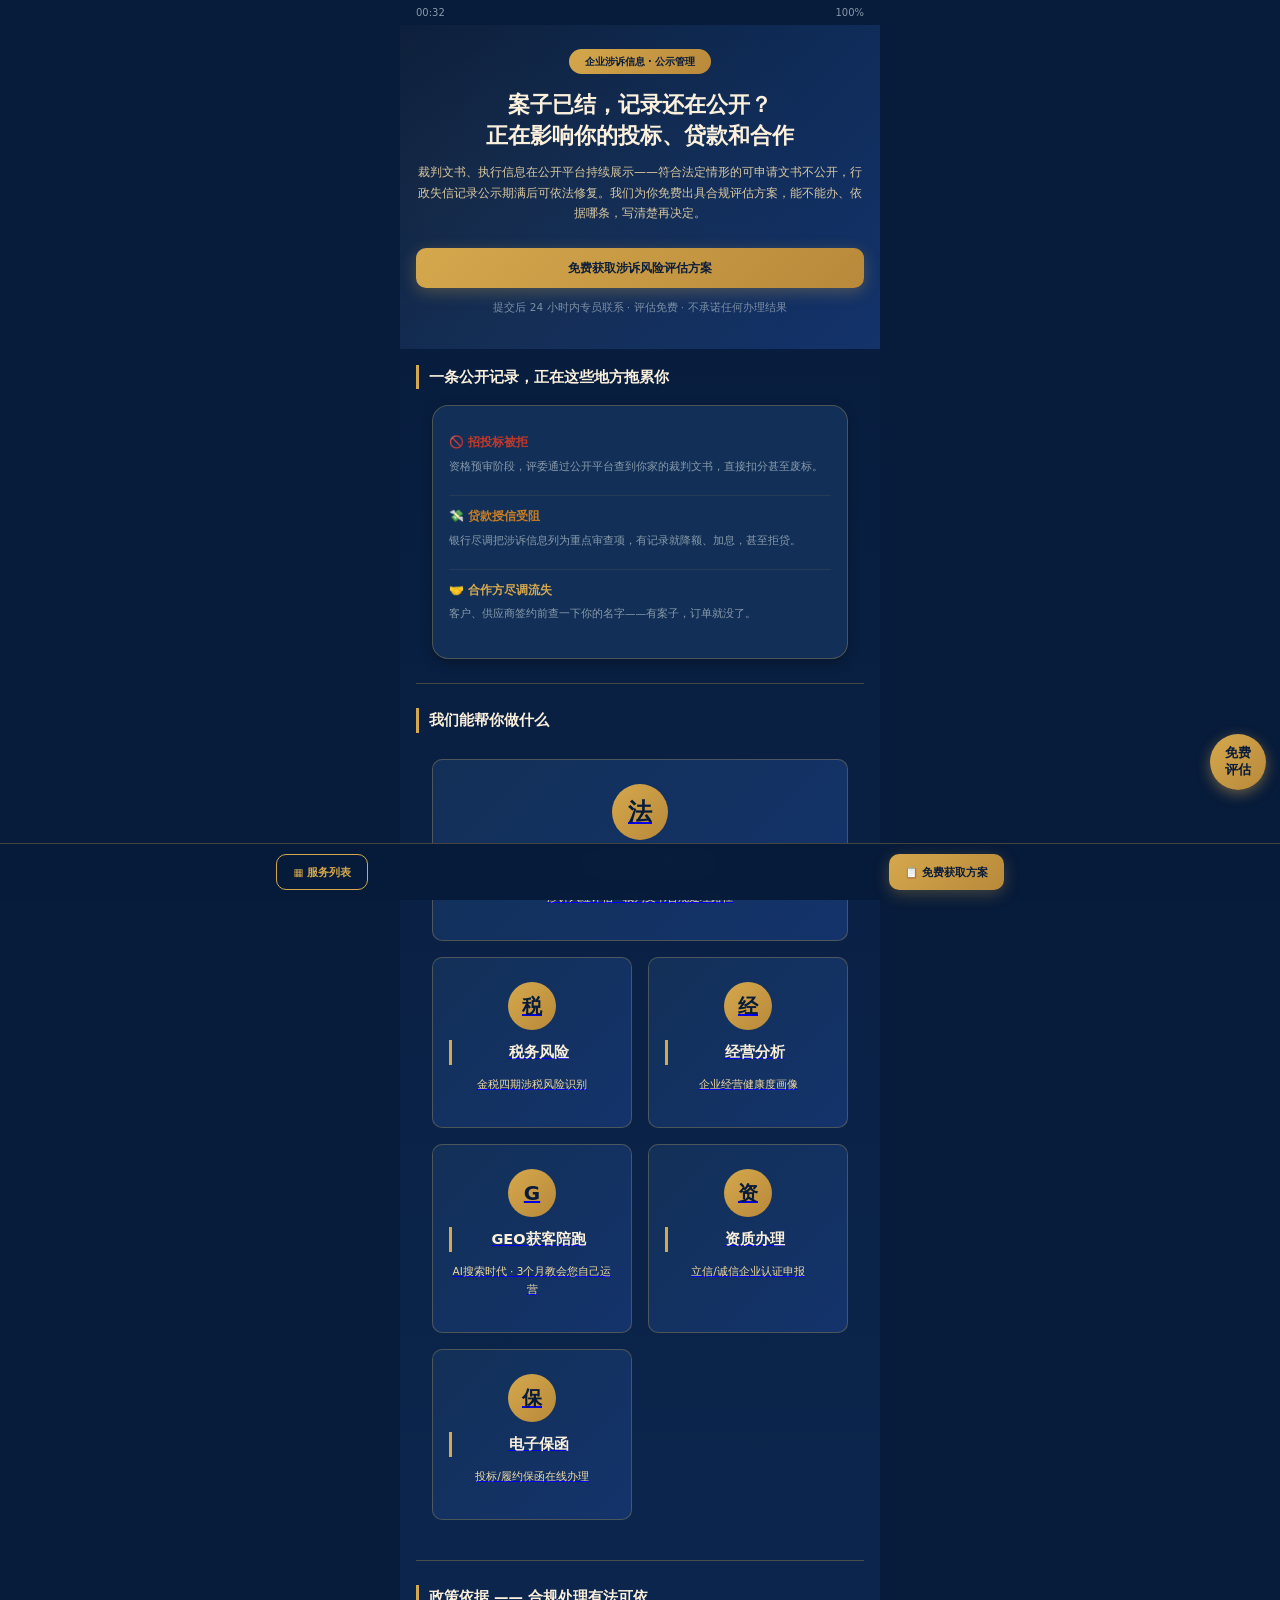
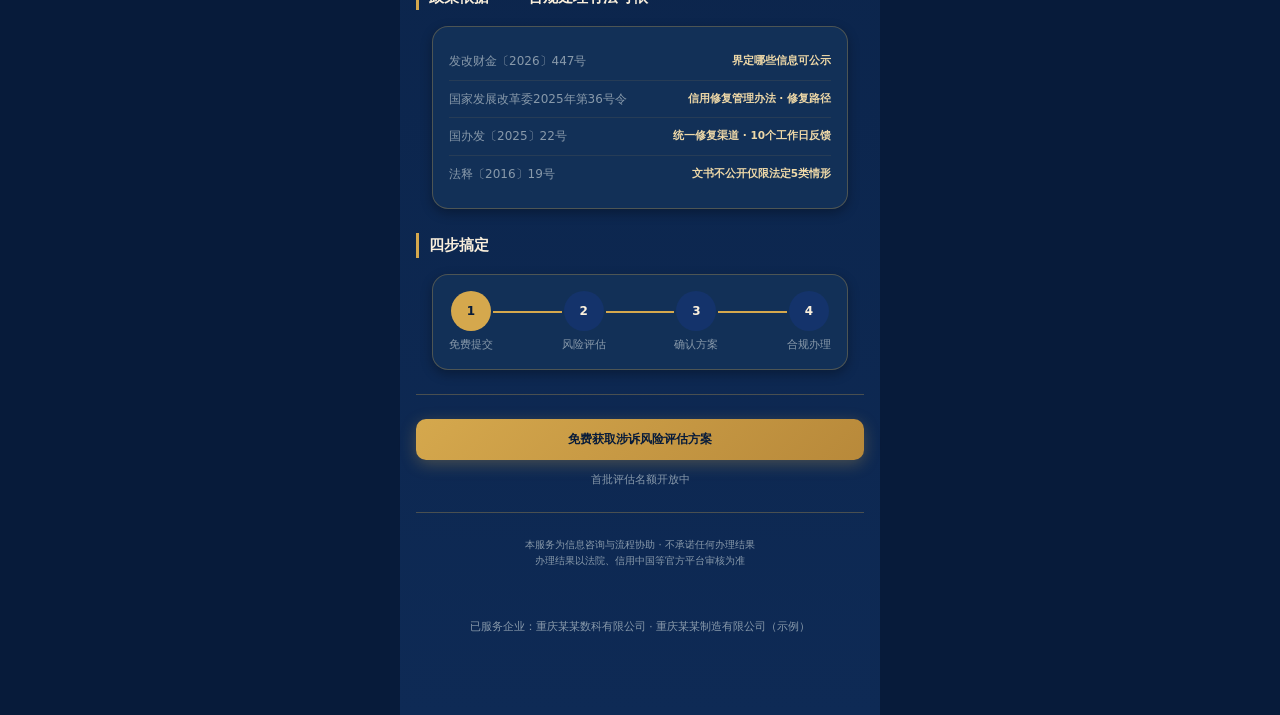
<file: index.html>
<!DOCTYPE html>
<html lang="zh-CN">
<head>
  <meta charset="UTF-8">
  <meta name="viewport" content="width=device-width, initial-scale=1.0, maximum-scale=1.0, user-scalable=no">
  <meta name="description" content="企业涉诉信息公示管理服务平台 —— 司法风险分析 · 公示信息管理 · 免费出具涉诉风险评估方案">
  <title>企业涉诉信息合规处理 · 免费获取风险评估方案</title>
  <link rel="stylesheet" href="style.css">
<base target="_blank">
</head>
<body>
  <div class="page-container">

    <div class="status-bar">
      <span id="current-time">--:--</span>
      <span>100%</span>
    </div>

    <!-- ===== 1. HERO：价值主张 + 留资CTA ===== -->
    <section class="hero-section" style="padding-top: var(--spacing-lg);">
      <span class="hero-badge">企业涉诉信息 · 公示管理</span>
      <h2 style="font-size: 22px; line-height: 1.4;">案子已结，记录还在公开？<br>正在影响你的投标、贷款和合作</h2>
      <p style="margin-top: var(--spacing-sm);">裁判文书、执行信息在公开平台持续展示——符合法定情形的可申请文书不公开，行政失信记录公示期满后可依法修复。我们为你免费出具合规评估方案，能不能办、依据哪条，写清楚再决定。</p>
      <a href="javascript:void(0)" onclick="window.open('https://ycnaahb43yjf.feishu.cn/share/base/form/shrcnyuvnl3R0hDChKANRi4wwoh','_blank')" class="btn btn-primary btn-full" style="margin-top: var(--spacing-lg); display: flex; align-items: center; justify-content: center;">免费获取涉诉风险评估方案</a>
      <p style="font-size: var(--font-size-helper); color: var(--color-text-muted); margin-top: var(--spacing-sm); text-align: center;">提交后 24 小时内专员联系 · 评估免费 · 不承诺任何办理结果</p>
    </section>

    <main class="content-area">

      <!-- ===== 2. 痛点区：三个真实场景 ===== -->
      <div class="text-section">
        <h3>一条公开记录，正在这些地方拖累你</h3>
        <div class="card">
          <div class="list-item">
            <div class="list-item-header">
              <span class="list-item-title" style="color: var(--color-risk-red);">🚫 招投标被拒</span>
            </div>
            <p style="font-size: var(--font-size-helper); color: var(--color-text-muted); margin-top: 4px;">资格预审阶段，评委通过公开平台查到你家的裁判文书，直接扣分甚至废标。</p>
          </div>
          <div class="list-item">
            <div class="list-item-header">
              <span class="list-item-title" style="color: var(--color-warning-orange);">💸 贷款授信受阻</span>
            </div>
            <p style="font-size: var(--font-size-helper); color: var(--color-text-muted); margin-top: 4px;">银行尽调把涉诉信息列为重点审查项，有记录就降额、加息，甚至拒贷。</p>
          </div>
          <div class="list-item">
            <div class="list-item-header">
              <span class="list-item-title" style="color: var(--color-gold);">🤝 合作方尽调流失</span>
            </div>
            <p style="font-size: var(--font-size-helper); color: var(--color-text-muted); margin-top: 4px;">客户、供应商签约前查一下你的名字——有案子，订单就没了。</p>
          </div>
        </div>
      </div>

      <div class="divider"></div>

      <!-- ===== 3. 服务区：六大模块（锚点 #services） ===== -->
      <div class="text-section" id="services">
        <h3>我们能帮你做什么</h3>
        <div class="module-grid">
          <a href="judicial-report.html" class="module-card" style="grid-column: span 2; background: linear-gradient(135deg, var(--color-card-surface) 0%, var(--color-bright-blue) 100%);">
            <div class="module-icon" style="width: 56px; height: 56px; font-size: 24px;">法</div>
            <h3 style="font-size: 16px;">司法涉诉信息处理</h3>
            <p>涉诉风险评估 · 裁判文书合规处理路径</p>
          </a>
          <a href="tax-check.html" class="module-card">
            <div class="module-icon">税</div>
            <h3>税务风险</h3>
            <p>金税四期涉税风险识别</p>
          </a>
          <a href="enterprise-check.html" class="module-card">
            <div class="module-icon">经</div>
            <h3>经营分析</h3>
            <p>企业经营健康度画像</p>
          </a>
          <a href="geo-service.html" class="module-card">
            <div class="module-icon">G</div>
            <h3>GEO获客陪跑</h3>
            <p>AI搜索时代 · 3个月教会您自己运营</p>
          </a>
          <a href="qualification.html" class="module-card">
            <div class="module-icon">资</div>
            <h3>资质办理</h3>
            <p>立信/诚信企业认证申报</p>
          </a>
          <a href="guarantee.html" class="module-card">
            <div class="module-icon">保</div>
            <h3>电子保函</h3>
            <p>投标/履约保函在线办理</p>
          </a>
        </div>
      </div>

      <div class="divider"></div>

      <!-- ===== 4. 信任区：政策依据 + 四步流程 ===== -->
      <div class="text-section">
        <h3>政策依据 —— 合规处理有法可依</h3>
        <div class="card">
          <div class="data-row"><span class="data-label">发改财金〔2026〕447号</span><span class="data-value" style="font-size: var(--font-size-helper);">界定哪些信息可公示</span></div>
          <div class="data-row"><span class="data-label">国家发展改革委2025年第36号令</span><span class="data-value" style="font-size: var(--font-size-helper);">信用修复管理办法 · 修复路径</span></div>
          <div class="data-row"><span class="data-label">国办发〔2025〕22号</span><span class="data-value" style="font-size: var(--font-size-helper);">统一修复渠道 · 10个工作日反馈</span></div>
          <div class="data-row"><span class="data-label">法释〔2016〕19号</span><span class="data-value" style="font-size: var(--font-size-helper);">文书不公开仅限法定5类情形</span></div>
        </div>
      </div>

      <div class="text-section">
        <h3>四步搞定</h3>
        <div class="card">
          <div style="display: flex; justify-content: space-between; text-align: center;">
            <div>
              <div style="width: 40px; height: 40px; background: var(--color-gold); color: var(--color-deep-blue); border-radius: 50%; display: flex; align-items: center; justify-content: center; margin: 0 auto; font-weight: 700;">1</div>
              <div style="font-size: var(--font-size-helper); color: var(--color-text-muted); margin-top: 4px;">免费提交</div>
            </div>
            <div style="flex: 1; border-top: 2px solid var(--color-gold); margin-top: 20px;"></div>
            <div>
              <div style="width: 40px; height: 40px; background: var(--color-bright-blue); color: var(--color-rice-gold); border-radius: 50%; display: flex; align-items: center; justify-content: center; margin: 0 auto; font-weight: 700;">2</div>
              <div style="font-size: var(--font-size-helper); color: var(--color-text-muted); margin-top: 4px;">风险评估</div>
            </div>
            <div style="flex: 1; border-top: 2px solid var(--color-gold); margin-top: 20px;"></div>
            <div>
              <div style="width: 40px; height: 40px; background: var(--color-bright-blue); color: var(--color-rice-gold); border-radius: 50%; display: flex; align-items: center; justify-content: center; margin: 0 auto; font-weight: 700;">3</div>
              <div style="font-size: var(--font-size-helper); color: var(--color-text-muted); margin-top: 4px;">确认方案</div>
            </div>
            <div style="flex: 1; border-top: 2px solid var(--color-gold); margin-top: 20px;"></div>
            <div>
              <div style="width: 40px; height: 40px; background: var(--color-bright-blue); color: var(--color-rice-gold); border-radius: 50%; display: flex; align-items: center; justify-content: center; margin: 0 auto; font-weight: 700;">4</div>
              <div style="font-size: var(--font-size-helper); color: var(--color-text-muted); margin-top: 4px;">合规办理</div>
            </div>
          </div>
        </div>
      </div>

      <div class="divider"></div>

      <!-- ===== 5. 底部大CTA ===== -->
      <a href="javascript:void(0)" onclick="window.open('https://ycnaahb43yjf.feishu.cn/share/base/form/shrcnyuvnl3R0hDChKANRi4wwoh','_blank')" class="btn btn-primary btn-full" style="margin-top: var(--spacing-lg); display: flex; align-items: center; justify-content: center;">免费获取涉诉风险评估方案</a>
      <p style="text-align: center; font-size: var(--font-size-helper); color: var(--color-text-muted); margin-top: var(--spacing-sm);">首批评估名额开放中</p>

      <div class="disclaimer">
        本服务为信息咨询与流程协助 · 不承诺任何办理结果<br>
        办理结果以法院、信用中国等官方平台审核为准
      </div>

      <!-- 已服务企业（降级展示） -->
      <p style="font-size: var(--font-size-helper); color: var(--color-text-muted); margin-top: var(--spacing-lg); text-align: center;">
        已服务企业：重庆某某数科有限公司 · 重庆某某制造有限公司（示例）
      </p>

    </main>

    <div class="bottom-bar">
      <a class="btn btn-outline" href="#services" style="text-decoration:none;display:inline-flex;align-items:center;justify-content:center;">▦ 服务列表</a>
      <a class="btn btn-primary" href="javascript:void(0)" onclick="window.open('https://ycnaahb43yjf.feishu.cn/share/base/form/shrcnyuvnl3R0hDChKANRi4wwoh','_blank')" style="text-decoration:none;display:inline-flex;align-items:center;justify-content:center;">📋 免费获取方案</a>
    </div>

  </div>

  <!-- 右下悬浮留资按钮 -->
  <a href="javascript:void(0)" onclick="window.open('https://ycnaahb43yjf.feishu.cn/share/base/form/shrcnyuvnl3R0hDChKANRi4wwoh','_blank')" id="lead-float-btn">免费<br>评估</a>
  <style>
    #lead-float-btn{
      position:fixed;right:14px;bottom:110px;z-index:9997;
      width:56px;height:56px;border-radius:50%;
      background:linear-gradient(135deg,#D5A84D,#B8893A);
      color:#071B3A;font-size:13px;font-weight:700;line-height:1.3;
      display:flex;align-items:center;justify-content:center;text-align:center;
      text-decoration:none;box-shadow:0 4px 14px rgba(213,168,77,0.45);
    }
  </style>

  <!-- 提示脚本 -->
  <script>
    function showToast(message) {
      const existing = document.querySelector('.toast-notification');
      if (existing) existing.remove();
      const toast = document.createElement('div');
      toast.className = 'toast-notification';
      toast.textContent = message;
      toast.style.cssText = 'position: fixed; top: 80px; left: 50%; transform: translateX(-50%) translateY(-20px); background: rgba(7,27,58,0.95); color: #FBF0DC; padding: 10px 24px; border-radius: 20px; border: 1px solid #D5A84D; font-size: 12px; z-index: 9999; opacity: 0; transition: all 0.3s ease;';
      document.body.appendChild(toast);
      setTimeout(() => { toast.style.opacity = '1'; toast.style.transform = 'translateX(-50%) translateY(0)'; }, 10);
      setTimeout(() => { toast.style.opacity = '0'; toast.style.transform = 'translateX(-50%) translateY(-20px)'; setTimeout(() => toast.remove(), 300); }, 2000);
    }
    function updateTime() {
      const now = new Date();
      const h = String(now.getHours()).padStart(2, '0');
      const m = String(now.getMinutes()).padStart(2, '0');
      const el = document.getElementById('current-time');
      if (el) el.textContent = h + ':' + m;
    }
    updateTime();
    setInterval(updateTime, 60000);
  </script>
  <script src="main.js"></script>
</body>
</html>
</file>
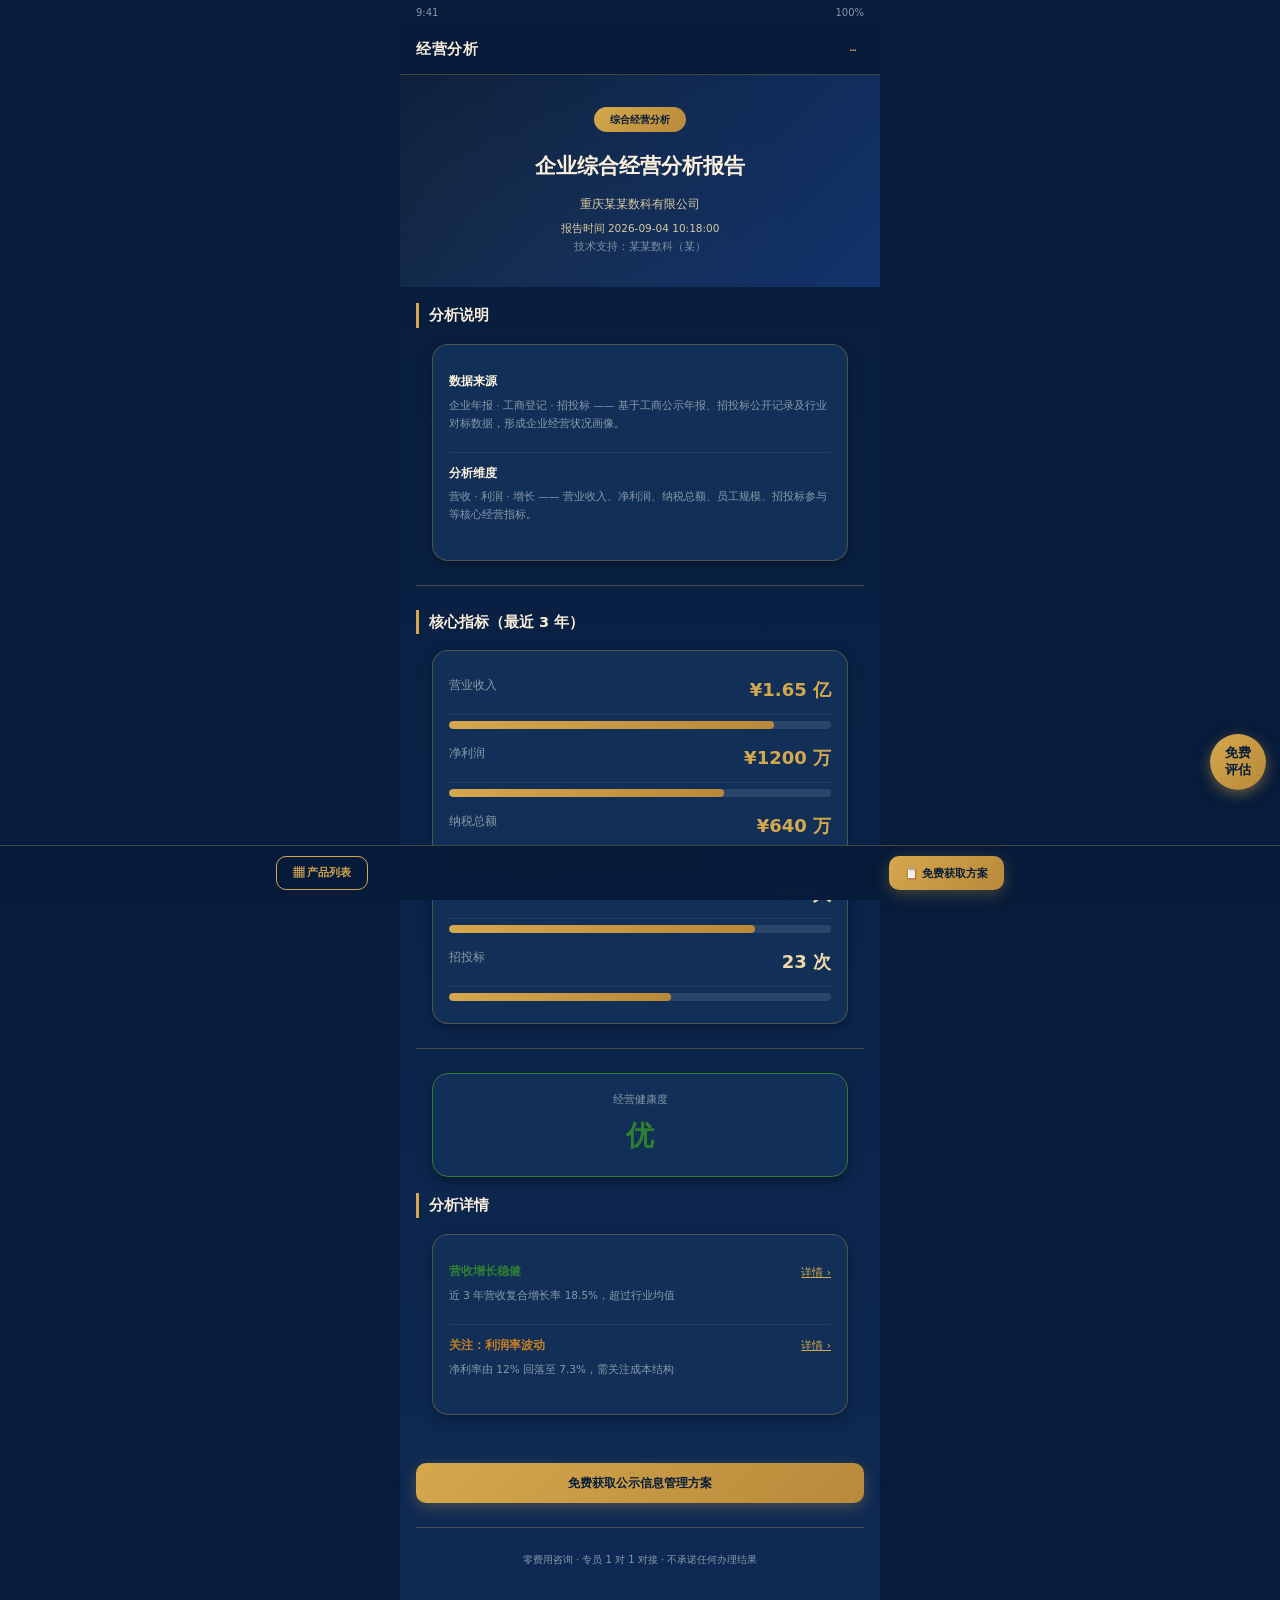
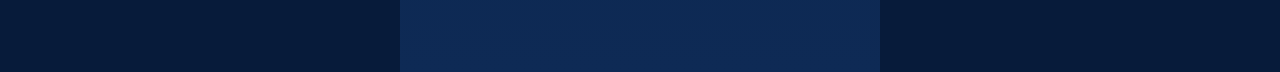
<file: business-analysis.html>
<!DOCTYPE html>
<html lang="zh-CN">
<head>
  <meta charset="UTF-8">
  <meta name="viewport" content="width=device-width, initial-scale=1.0, maximum-scale=1.0, user-scalable=no">
  <title>BESHORE · 综合经营分析</title>
  <link rel="stylesheet" href="style.css">
<base target="_blank">
</head>
<body>
  <div class="page-container">
    
    <div class="status-bar"><span>9:41</span><span>100%</span></div>

    <header class="page-header">
      <h1>经营分析</h1>
      <div class="header-actions">
        <button class="header-btn">⋯</button>
      </div>
    </header>

    <!-- Hero -->
    <section class="hero-section">
      <span class="hero-badge">综合经营分析</span>
      <h2>企业综合经营分析报告</h2>
      <p>重庆某某数科有限公司</p>
      <p style="font-size: var(--font-size-helper); margin-top: 4px;">报告时间 2026-09-04 10:18:00</p>
      <p style="font-size: var(--font-size-helper); color: var(--color-text-muted);">技术支持：某某数科（某）</p>
    </section>

    <main class="content-area">

      <!-- 分析说明 -->
      <div class="text-section">
        <h3>分析说明</h3>
        <div class="card">
          <div class="list-item">
            <span class="list-item-title">数据来源</span>
            <p style="font-size: var(--font-size-helper); color: var(--color-text-muted); margin-top: 4px;">企业年报 · 工商登记 · 招投标 —— 基于工商公示年报、招投标公开记录及行业对标数据，形成企业经营状况画像。</p>
          </div>
          <div class="list-item">
            <span class="list-item-title">分析维度</span>
            <p style="font-size: var(--font-size-helper); color: var(--color-text-muted); margin-top: 4px;">营收 · 利润 · 增长 —— 营业收入、净利润、纳税总额、员工规模、招投标参与等核心经营指标。</p>
          </div>
        </div>
      </div>

      <div class="divider"></div>

      <!-- 核心指标 -->
      <div class="text-section">
        <h3>核心指标（最近 3 年）</h3>
        <div class="card">
          <div class="data-row"><span class="data-label">营业收入</span><span class="data-value gold" style="font-size: 18px;">¥1.65 亿</span></div>
          <div class="metric-bar"><div class="metric-fill" style="width: 85%;"></div></div>

          <div class="data-row"><span class="data-label">净利润</span><span class="data-value gold" style="font-size: 18px;">¥1200 万</span></div>
          <div class="metric-bar"><div class="metric-fill" style="width: 72%;"></div></div>

          <div class="data-row"><span class="data-label">纳税总额</span><span class="data-value gold" style="font-size: 18px;">¥640 万</span></div>
          <div class="metric-bar"><div class="metric-fill" style="width: 65%;"></div></div>

          <div class="data-row"><span class="data-label">员工规模</span><span class="data-value" style="font-size: 18px;">128 人</span></div>
          <div class="metric-bar"><div class="metric-fill" style="width: 80%;"></div></div>

          <div class="data-row"><span class="data-label">招投标</span><span class="data-value" style="font-size: 18px;">23 次</span></div>
          <div class="metric-bar"><div class="metric-fill" style="width: 58%;"></div></div>
        </div>
      </div>

      <div class="divider"></div>

      <!-- 经营健康度 -->
      <div class="card animate-in" style="text-align: center; border-color: var(--color-success-green);">
        <div style="font-size: var(--font-size-helper); color: var(--color-text-muted); margin-bottom: 4px;">经营健康度</div>
        <div style="font-size: 28px; font-weight: 700; color: var(--color-success-green);">优</div>
      </div>

      <!-- 分析详情 -->
      <div class="text-section">
        <h3>分析详情</h3>
        <div class="card">
          <div class="list-item">
            <div class="list-item-header">
              <span class="list-item-title" style="color: var(--color-success-green);">营收增长稳健</span>
              <a href="#" style="color: var(--color-gold); font-size: var(--font-size-helper);">详情 ›</a>
            </div>
            <p style="font-size: var(--font-size-helper); color: var(--color-text-muted); margin-top: 4px;">近 3 年营收复合增长率 18.5%，超过行业均值</p>
          </div>
          <div class="list-item">
            <div class="list-item-header">
              <span class="list-item-title" style="color: var(--color-warning-orange);">关注：利润率波动</span>
              <a href="#" style="color: var(--color-gold); font-size: var(--font-size-helper);">详情 ›</a>
            </div>
            <p style="font-size: var(--font-size-helper); color: var(--color-text-muted); margin-top: 4px;">净利率由 12% 回落至 7.3%，需关注成本结构</p>
          </div>
        </div>
      </div>

      <!-- CTA -->
      <a href="javascript:void(0)" onclick="window.open('https://ycnaahb43yjf.feishu.cn/share/base/form/shrcnyuvnl3R0hDChKANRi4wwoh','_blank')" class="btn btn-primary btn-full" style="margin-top: var(--spacing-lg);">免费获取公示信息管理方案</a>

      <div class="disclaimer">
        零费用咨询 · 专员 1 对 1 对接 · 不承诺任何办理结果
      </div>

    </main>

    <div class="bottom-bar">
      <button class="btn btn-outline" data-action="product-list">▦ 产品列表</button>
      <a class="btn btn-primary" href="javascript:void(0)" onclick="window.open('https://ycnaahb43yjf.feishu.cn/share/base/form/shrcnyuvnl3R0hDChKANRi4wwoh','_blank')" style="text-decoration:none;display:inline-flex;align-items:center;justify-content:center;cursor:pointer;">📋 免费获取方案</a>
    </div>


  <!-- 右下悬浮留资按钮 -->
  <a href="javascript:void(0)" onclick="window.open('https://ycnaahb43yjf.feishu.cn/share/base/form/shrcnyuvnl3R0hDChKANRi4wwoh','_blank')" id="lead-float-btn">免费<br>评估</a>
  <style>
    #lead-float-btn{
      position:fixed;right:14px;bottom:110px;z-index:9997;
      width:56px;height:56px;border-radius:50%;
      background:linear-gradient(135deg,#D5A84D,#B8893A);
      color:#071B3A;font-size:13px;font-weight:700;line-height:1.3;
      display:flex;align-items:center;justify-content:center;text-align:center;
      text-decoration:none;box-shadow:0 4px 14px rgba(213,168,77,0.45);
    }
  </style>

  </div>
  <script src="main.js"></script>
</body>
</html>
</file>
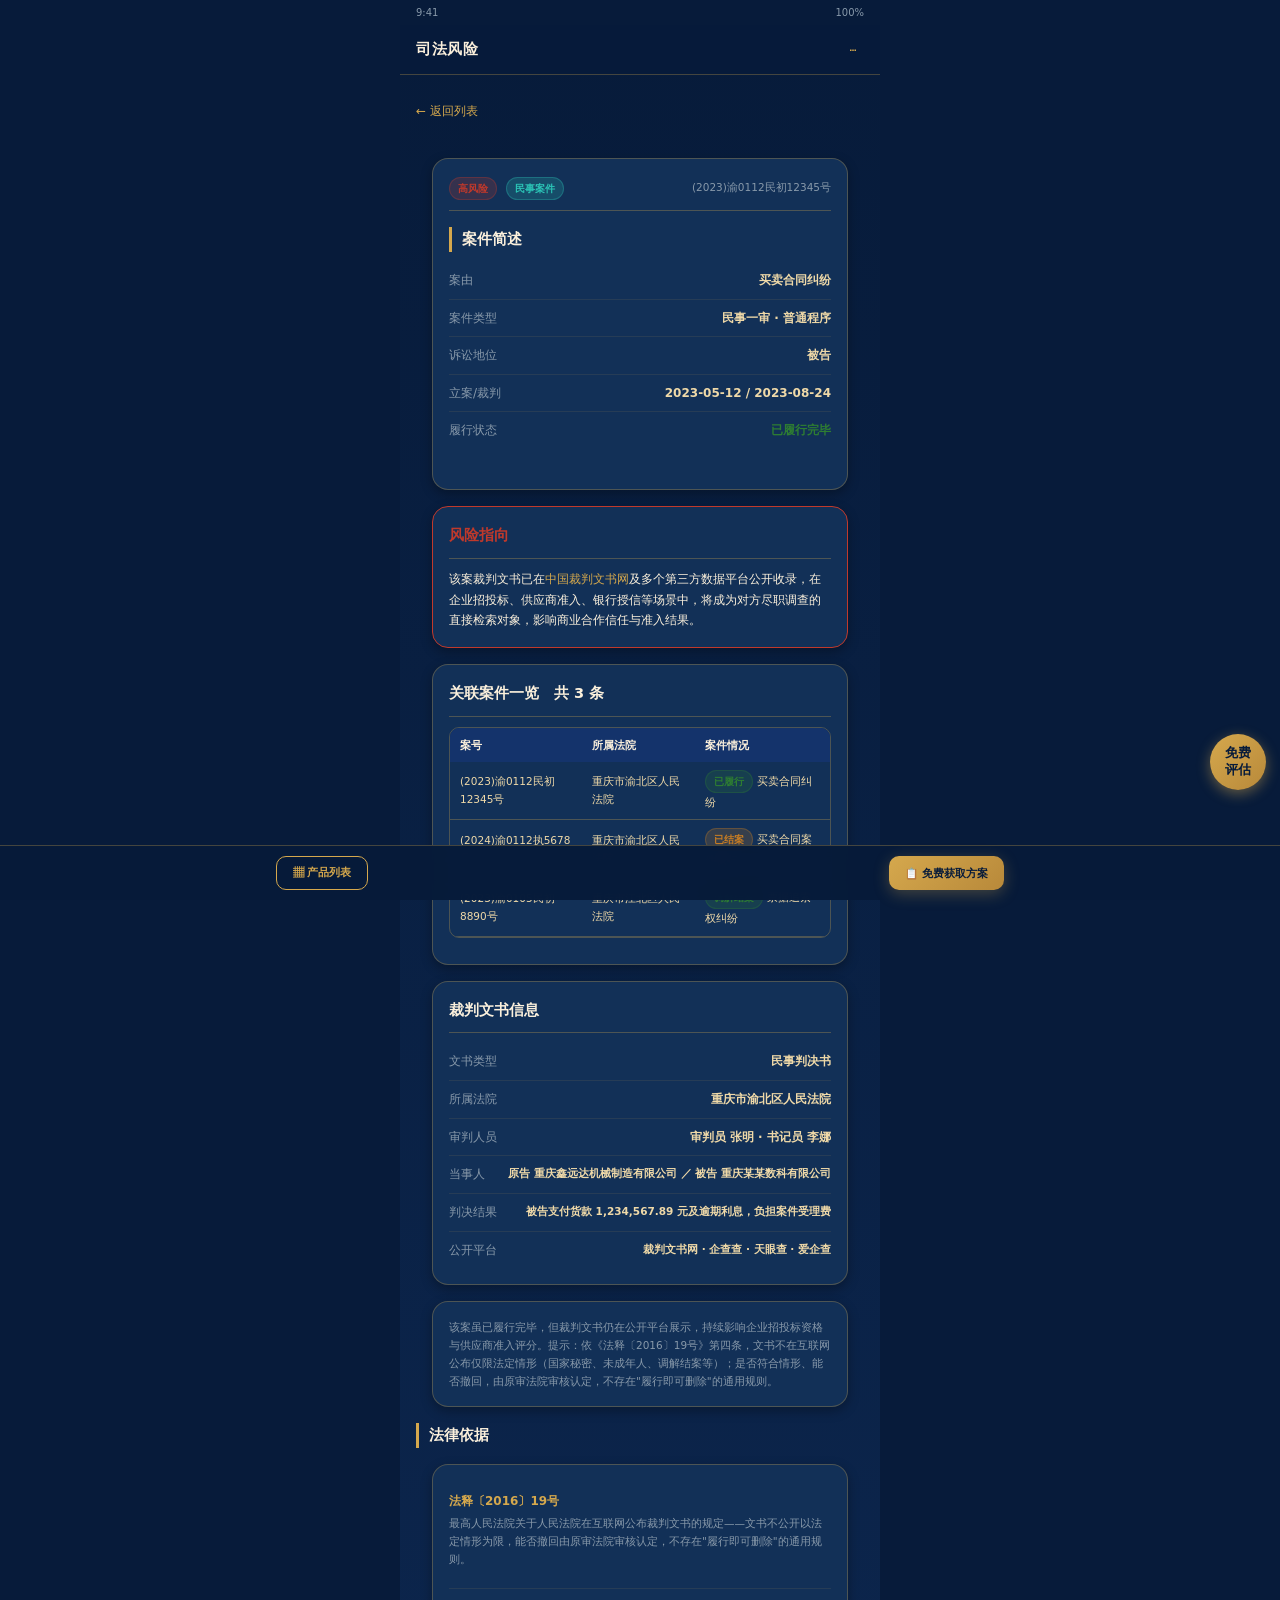
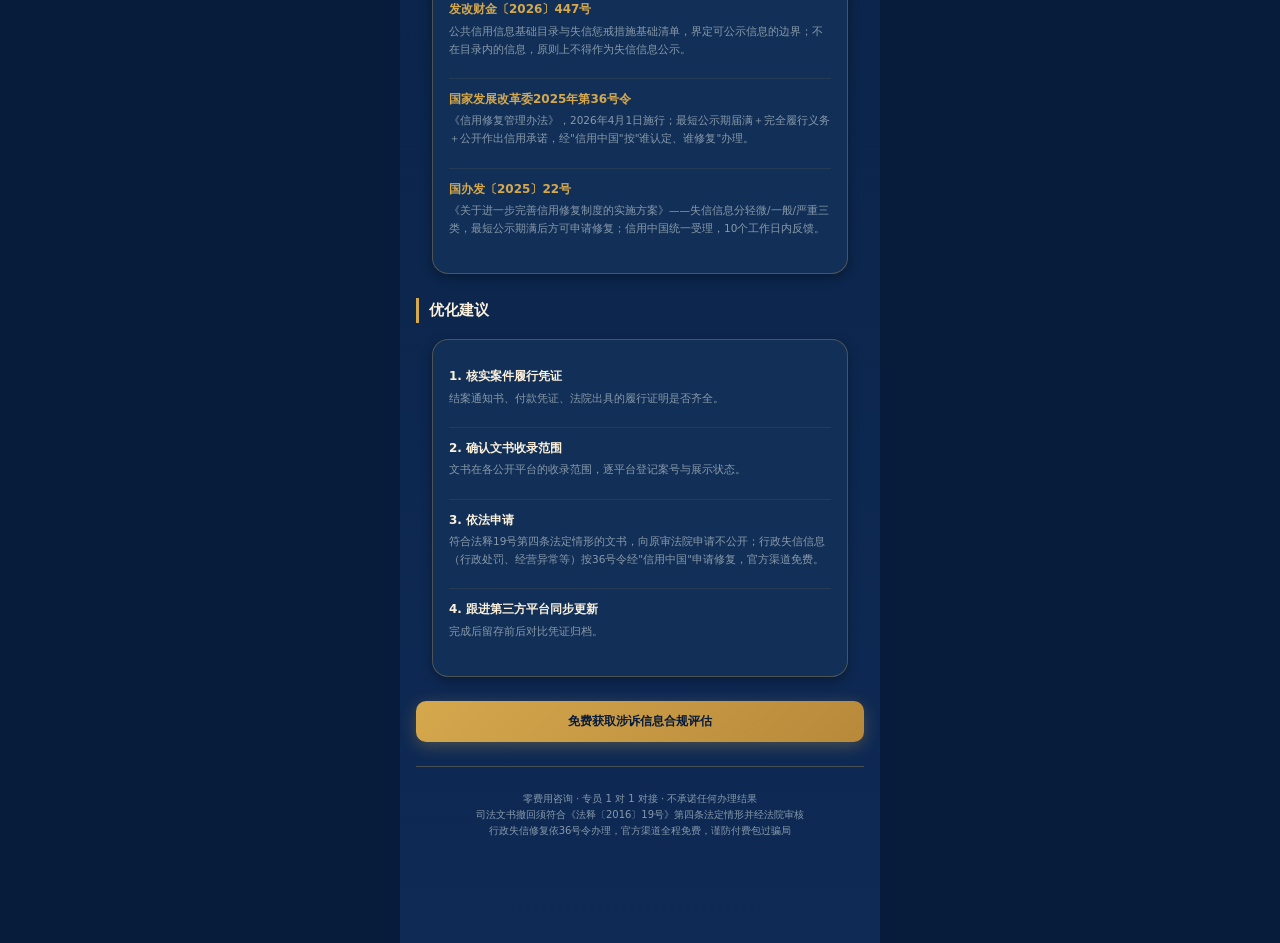
<file: case-detail.html>
<!DOCTYPE html>
<html lang="zh-CN">
<head>
  <meta charset="UTF-8">
  <meta name="viewport" content="width=device-width, initial-scale=1.0, maximum-scale=1.0, user-scalable=no">
  <title>BESHORE · 案件详情</title>
  <link rel="stylesheet" href="style.css">
<base target="_blank">
</head>
<body>
  <div class="page-container">
    
    <div class="status-bar"><span>9:41</span><span>100%</span></div>

    <header class="page-header">
      <h1>司法风险</h1>
      <div class="header-actions">
        <button class="header-btn">⋯</button>
      </div>
    </header>

    <main class="content-area">

      <!-- 返回 -->
      <a href="judicial-report.html" class="back-btn">← 返回列表</a>

      <!-- 案件概览 -->
      <div class="card animate-in">
        <div class="card-header">
          <span class="card-title">
            <span class="badge badge-risk-high">高风险</span>
            <span class="badge badge-case" style="margin-left: 4px;">民事案件</span>
          </span>
          <span class="card-subtitle">(2023)渝0112民初12345号</span>
        </div>

        <div class="text-section" style="margin-top: var(--spacing-md);">
          <h3>案件简述</h3>
          <div class="data-row"><span class="data-label">案由</span><span class="data-value">买卖合同纠纷</span></div>
          <div class="data-row"><span class="data-label">案件类型</span><span class="data-value">民事一审 · 普通程序</span></div>
          <div class="data-row"><span class="data-label">诉讼地位</span><span class="data-value">被告</span></div>
          <div class="data-row"><span class="data-label">立案/裁判</span><span class="data-value">2023-05-12 / 2023-08-24</span></div>
          <div class="data-row"><span class="data-label">履行状态</span><span class="data-value" style="color: var(--color-success-green);">已履行完毕</span></div>
        </div>
      </div>

      <!-- 风险指向 -->
      <div class="card animate-in" style="border-color: var(--color-risk-red);">
        <div class="card-header">
          <span class="card-title" style="color: var(--color-risk-red);">风险指向</span>
        </div>
        <p>该案裁判文书已在<span style="color: var(--color-gold);">中国裁判文书网</span>及多个第三方数据平台公开收录，在企业招投标、供应商准入、银行授信等场景中，将成为对方尽职调查的直接检索对象，影响商业合作信任与准入结果。</p>
      </div>

      <!-- 关联案件一览 -->
      <div class="card animate-in">
        <div class="card-header">
          <span class="card-title">关联案件一览　共 3 条</span>
        </div>
        <div class="table-wrapper">
          <table>
            <thead>
              <tr>
                <th>案号</th>
                <th>所属法院</th>
                <th>案件情况</th>
              </tr>
            </thead>
            <tbody>
              <tr>
                <td>(2023)渝0112民初12345号</td>
                <td>重庆市渝北区人民法院</td>
                <td><span class="badge badge-risk-low">已履行</span> 买卖合同纠纷</td>
              </tr>
              <tr>
                <td>(2024)渝0112执5678号</td>
                <td>重庆市渝北区人民法院</td>
                <td><span class="badge badge-risk-mid">已结案</span> 买卖合同案件执行</td>
              </tr>
              <tr>
                <td>(2023)渝0105民初8890号</td>
                <td>重庆市江北区人民法院</td>
                <td><span class="badge badge-risk-low">调解结案</span> 票据追索权纠纷</td>
              </tr>
            </tbody>
          </table>
        </div>
      </div>

      <!-- 裁判文书信息 -->
      <div class="card animate-in">
        <div class="card-header">
          <span class="card-title">裁判文书信息</span>
        </div>
        <div class="data-row"><span class="data-label">文书类型</span><span class="data-value">民事判决书</span></div>
        <div class="data-row"><span class="data-label">所属法院</span><span class="data-value">重庆市渝北区人民法院</span></div>
        <div class="data-row"><span class="data-label">审判人员</span><span class="data-value">审判员 张明 · 书记员 李娜</span></div>
        <div class="data-row"><span class="data-label">当事人</span><span class="data-value" style="font-size: var(--font-size-helper);">原告 重庆鑫远达机械制造有限公司 ／ 被告 重庆某某数科有限公司</span></div>
        <div class="data-row"><span class="data-label">判决结果</span><span class="data-value" style="font-size: var(--font-size-helper);">被告支付货款 1,234,567.89 元及逾期利息，负担案件受理费</span></div>
        <div class="data-row"><span class="data-label">公开平台</span><span class="data-value" style="font-size: var(--font-size-helper);">裁判文书网 · 企查查 · 天眼查 · 爱企查</span></div>
      </div>

      <div class="card">
        <p style="font-size: var(--font-size-helper); color: var(--color-text-muted); line-height: var(--line-height-body);">
          该案虽已履行完毕，但裁判文书仍在公开平台展示，持续影响企业招投标资格与供应商准入评分。提示：依《法释〔2016〕19号》第四条，文书不在互联网公布仅限法定情形（国家秘密、未成年人、调解结案等）；是否符合情形、能否撤回，由原审法院审核认定，不存在"履行即可删除"的通用规则。
        </p>
      </div>

      <!-- 法律依据 -->
      <div class="text-section">
        <h3>法律依据</h3>
        <div class="card">
          <div class="list-item">
            <span class="list-item-title" style="color: var(--color-gold);">法释〔2016〕19号</span>
            <p style="font-size: var(--font-size-helper); color: var(--color-text-muted); margin-top: 2px;">最高人民法院关于人民法院在互联网公布裁判文书的规定——文书不公开以法定情形为限，能否撤回由原审法院审核认定，不存在"履行即可删除"的通用规则。</p>
          </div>
          <div class="list-item">
            <span class="list-item-title" style="color: var(--color-gold);">发改财金〔2026〕447号</span>
            <p style="font-size: var(--font-size-helper); color: var(--color-text-muted); margin-top: 2px;">公共信用信息基础目录与失信惩戒措施基础清单，界定可公示信息的边界；不在目录内的信息，原则上不得作为失信信息公示。</p>
          </div>
          <div class="list-item">
            <span class="list-item-title" style="color: var(--color-gold);">国家发展改革委2025年第36号令</span>
            <p style="font-size: var(--font-size-helper); color: var(--color-text-muted); margin-top: 2px;">《信用修复管理办法》，2026年4月1日施行；最短公示期届满＋完全履行义务＋公开作出信用承诺，经"信用中国"按"谁认定、谁修复"办理。</p>
          </div>
          <div class="list-item">
            <span class="list-item-title" style="color: var(--color-gold);">国办发〔2025〕22号</span>
            <p style="font-size: var(--font-size-helper); color: var(--color-text-muted); margin-top: 2px;">《关于进一步完善信用修复制度的实施方案》——失信信息分轻微/一般/严重三类，最短公示期满后方可申请修复；信用中国统一受理，10个工作日内反馈。</p>
          </div>
        </div>
      </div>

      <!-- 优化建议 -->
      <div class="text-section">
        <h3>优化建议</h3>
        <div class="card">
          <div class="list-item"><span class="list-item-title">1. 核实案件履行凭证</span><p style="font-size: var(--font-size-helper); color: var(--color-text-muted); margin-top: 2px;">结案通知书、付款凭证、法院出具的履行证明是否齐全。</p></div>
          <div class="list-item"><span class="list-item-title">2. 确认文书收录范围</span><p style="font-size: var(--font-size-helper); color: var(--color-text-muted); margin-top: 2px;">文书在各公开平台的收录范围，逐平台登记案号与展示状态。</p></div>
          <div class="list-item"><span class="list-item-title">3. 依法申请</span><p style="font-size: var(--font-size-helper); color: var(--color-text-muted); margin-top: 2px;">符合法释19号第四条法定情形的文书，向原审法院申请不公开；行政失信信息（行政处罚、经营异常等）按36号令经"信用中国"申请修复，官方渠道免费。</p></div>
          <div class="list-item"><span class="list-item-title">4. 跟进第三方平台同步更新</span><p style="font-size: var(--font-size-helper); color: var(--color-text-muted); margin-top: 2px;">完成后留存前后对比凭证归档。</p></div>
        </div>
      </div>

      <!-- CTA -->
      <a href="javascript:void(0)" onclick="window.open('https://ycnaahb43yjf.feishu.cn/share/base/form/shrcnyuvnl3R0hDChKANRi4wwoh','_blank')" class="btn btn-primary btn-full" style="margin-top: var(--spacing-lg); display:flex; align-items:center; justify-content:center;">免费获取涉诉信息合规评估</a>

      <div class="disclaimer">
        零费用咨询 · 专员 1 对 1 对接 · 不承诺任何办理结果<br>
        司法文书撤回须符合《法释〔2016〕19号》第四条法定情形并经法院审核<br>
        行政失信修复依36号令办理，官方渠道全程免费，谨防付费包过骗局
      </div>

    </main>

    <div class="bottom-bar">
      <button class="btn btn-outline" data-action="product-list">▦ 产品列表</button>
      <a class="btn btn-primary" href="javascript:void(0)" onclick="window.open('https://ycnaahb43yjf.feishu.cn/share/base/form/shrcnyuvnl3R0hDChKANRi4wwoh','_blank')" style="text-decoration:none;display:inline-flex;align-items:center;justify-content:center;cursor:pointer;">📋 免费获取方案</a>
    </div>


  <!-- 右下悬浮留资按钮 -->
  <a href="javascript:void(0)" onclick="window.open('https://ycnaahb43yjf.feishu.cn/share/base/form/shrcnyuvnl3R0hDChKANRi4wwoh','_blank')" id="lead-float-btn">免费<br>评估</a>
  <style>
    #lead-float-btn{
      position:fixed;right:14px;bottom:110px;z-index:9997;width:56px;height:56px;border-radius:50%;
      background:linear-gradient(135deg,#D5A84D,#B8893A);color:#071B3A;font-size:13px;font-weight:700;line-height:1.3;
      display:flex;align-items:center;justify-content:center;text-align:center;text-decoration:none;
      box-shadow:0 4px 14px rgba(213,168,77,0.45);
    }
  </style>

  </div>
  <script src="main.js"></script>
</body>
</html>
</file>
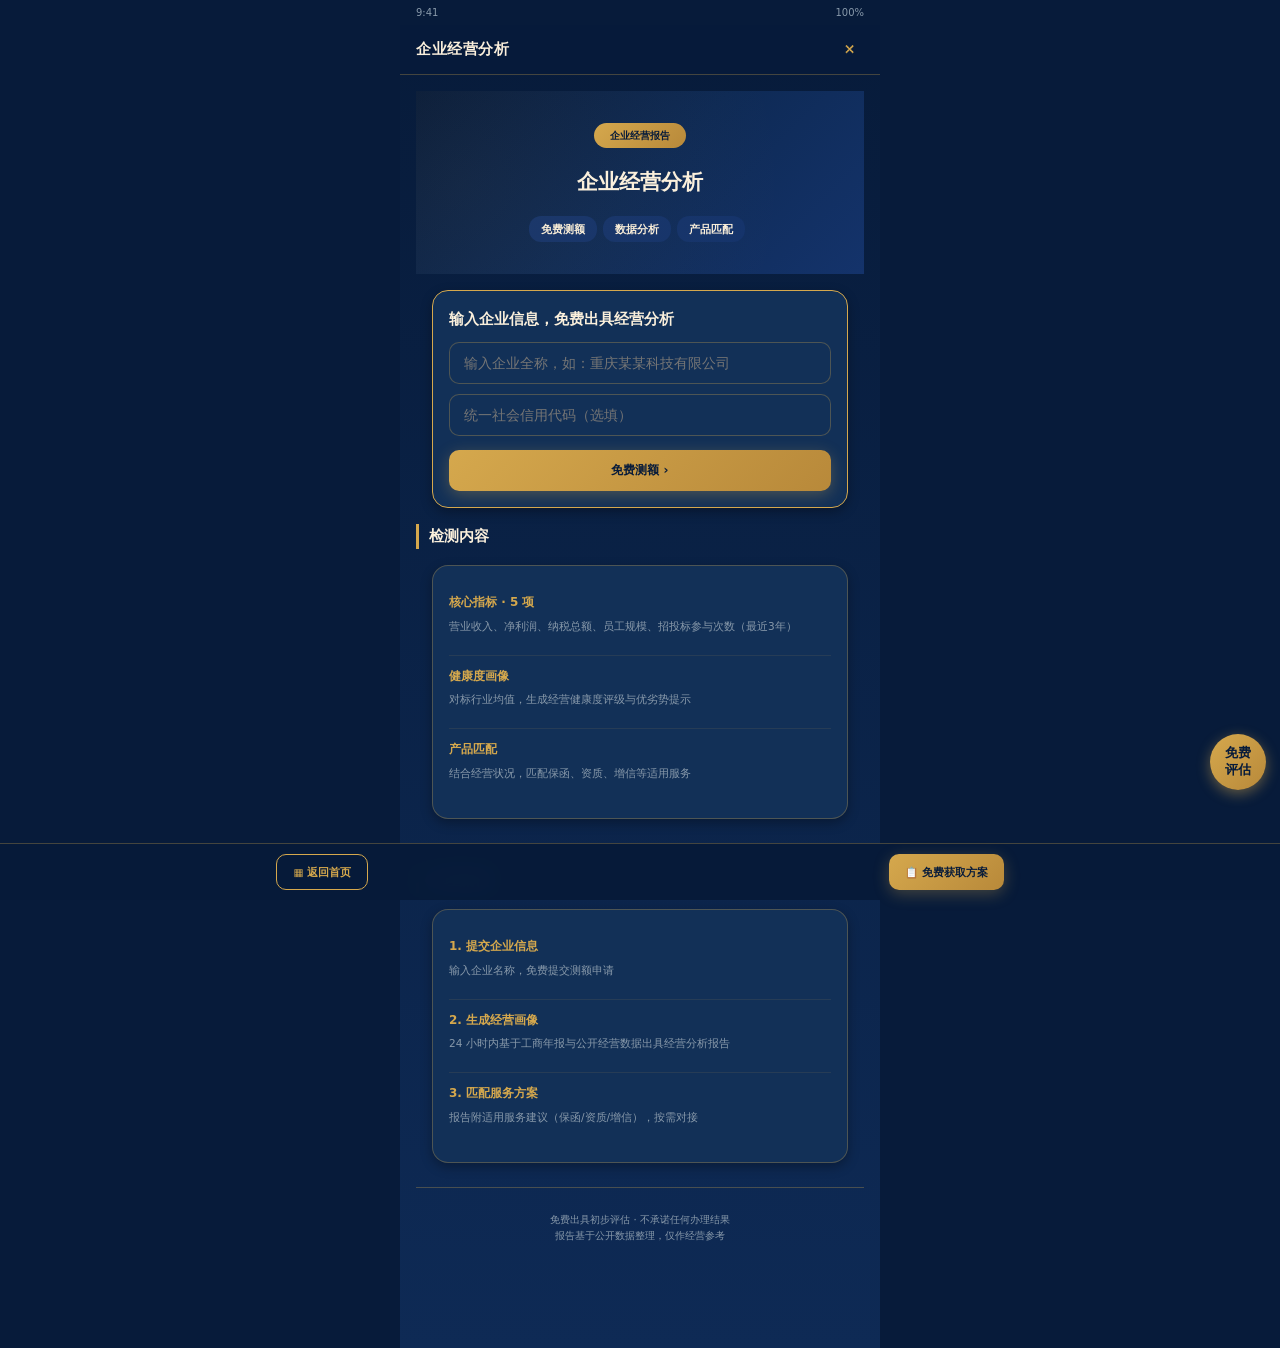
<file: enterprise-check.html>
<!DOCTYPE html>
<html lang="zh-CN">
<head>
  <meta charset="UTF-8">
  <meta name="viewport" content="width=device-width, initial-scale=1.0, maximum-scale=1.0, user-scalable=no">
  <title>BESHORE · 企业经营分析</title>
  <link rel="stylesheet" href="style.css">
<base target="_blank">
</head>
<body>
  <div class="page-container">
    <div class="status-bar"><span>9:41</span><span>100%</span></div>
    <header class="page-header">
      <h1>企业经营分析</h1>
      <div class="header-actions"><button class="header-btn" onclick="history.back()">✕</button></div>
    </header>

    <main class="content-area">
      <!-- Hero -->
      <section class="hero-section">
        <span class="hero-badge">企业经营报告</span>
        <h2 style="font-size: 21px;">企业经营分析</h2>
        <div style="margin-top: var(--spacing-md);"><span class="badge" style="background: var(--color-bright-blue); color: var(--color-rice-gold); padding: 4px 12px; font-size: var(--font-size-helper); margin-right: 6px;">免费测额</span><span class="badge" style="background: var(--color-bright-blue); color: var(--color-rice-gold); padding: 4px 12px; font-size: var(--font-size-helper); margin-right: 6px;">数据分析</span><span class="badge" style="background: var(--color-bright-blue); color: var(--color-rice-gold); padding: 4px 12px; font-size: var(--font-size-helper); margin-right: 6px;">产品匹配</span></div>
      </section>

      <!-- 检测输入区 -->
      <div class="card animate-in" style="border-color: var(--color-gold);">
        <div style="font-size: var(--font-size-card-title); font-weight: 600; color: var(--color-rice-gold); margin-bottom: var(--spacing-sm);">输入企业信息，免费出具经营分析</div>
        <input id="companyInput" type="text" placeholder="输入企业全称，如：重庆某某科技有限公司" style="width:100%; padding:12px 14px; border-radius:10px; border:1px solid var(--color-border); background:var(--color-card-surface); color:var(--color-text-primary); font-size:14px; box-sizing:border-box; margin-bottom:10px;">
        <input id="codeInput" type="text" placeholder="统一社会信用代码（选填）" style="width:100%; padding:12px 14px; border-radius:10px; border:1px solid var(--color-border); background:var(--color-card-surface); color:var(--color-text-primary); font-size:14px; box-sizing:border-box; margin-bottom:14px;">
        <a class="btn btn-primary btn-full" style="display:flex; align-items:center; justify-content:center; cursor:pointer;" href="javascript:void(0)" onclick="startDetect()">免费测额 ›</a>
        <p id="tip" style="display:none; font-size: var(--font-size-helper); color: var(--color-gold); margin-top: 10px; text-align: center;">已为您打开申请表单 —— 请在表单「企业名称」栏填入刚才输入的企业名，需求类型选择「经营分析」，提交后专员 24 小时内出具报告。</p>
      </div>

      <!-- 检测内容 -->
      <div class="text-section">
        <h3>检测内容</h3>
        <div class="card"><div class="list-item"><div class="list-item-header"><span class="list-item-title" style="color: var(--color-gold);">核心指标 · 5 项</span></div><p style="font-size: var(--font-size-helper); color: var(--color-text-muted); margin-top: 4px;">营业收入、净利润、纳税总额、员工规模、招投标参与次数（最近3年）</p></div><div class="list-item"><div class="list-item-header"><span class="list-item-title" style="color: var(--color-gold);">健康度画像</span></div><p style="font-size: var(--font-size-helper); color: var(--color-text-muted); margin-top: 4px;">对标行业均值，生成经营健康度评级与优劣势提示</p></div><div class="list-item"><div class="list-item-header"><span class="list-item-title" style="color: var(--color-gold);">产品匹配</span></div><p style="font-size: var(--font-size-helper); color: var(--color-text-muted); margin-top: 4px;">结合经营状况，匹配保函、资质、增信等适用服务</p></div></div>
      </div>

      <div class="divider"></div>

      <!-- 办理流程 -->
      <div class="text-section">
        <h3>办理流程</h3>
        <div class="card"><div class="list-item"><span class="list-item-title" style="color: var(--color-gold);">1. 提交企业信息</span><p style="font-size: var(--font-size-helper); color: var(--color-text-muted); margin-top: 4px;">输入企业名称，免费提交测额申请</p></div>
          <div class="list-item"><span class="list-item-title" style="color: var(--color-gold);">2. 生成经营画像</span><p style="font-size: var(--font-size-helper); color: var(--color-text-muted); margin-top: 4px;">24 小时内基于工商年报与公开经营数据出具经营分析报告</p></div>
          <div class="list-item"><span class="list-item-title" style="color: var(--color-gold);">3. 匹配服务方案</span><p style="font-size: var(--font-size-helper); color: var(--color-text-muted); margin-top: 4px;">报告附适用服务建议（保函/资质/增信），按需对接</p></div></div>
      </div>

      <div class="disclaimer">
        免费出具初步评估 · 不承诺任何办理结果<br>
        报告基于公开数据整理，仅作经营参考
      </div>
    </main>

    <div class="bottom-bar">
      <a class="btn btn-outline" href="index.html" style="text-decoration:none; display:inline-flex; align-items:center; justify-content:center;">▦ 返回首页</a>
      <a class="btn btn-primary" href="javascript:void(0)" onclick="window.open('https://ycnaahb43yjf.feishu.cn/share/base/form/shrcnyuvnl3R0hDChKANRi4wwoh','_blank')" style="text-decoration:none; display:inline-flex; align-items:center; justify-content:center;">📋 免费获取方案</a>
    </div>
  </div>

  <a href="javascript:void(0)" onclick="window.open('https://ycnaahb43yjf.feishu.cn/share/base/form/shrcnyuvnl3R0hDChKANRi4wwoh','_blank')" id="lead-float-btn">免费<br>评估</a>
  <style>
    #lead-float-btn{position:fixed;right:14px;bottom:110px;z-index:9997;width:56px;height:56px;border-radius:50%;background:linear-gradient(135deg,#D5A84D,#B8893A);color:#071B3A;font-size:13px;font-weight:700;line-height:1.3;display:flex;align-items:center;justify-content:center;text-align:center;text-decoration:none;box-shadow:0 4px 14px rgba(213,168,77,0.45);}
  </style>

  <script>
    function startDetect(){
      var v = document.getElementById('companyInput').value.trim();
      if(!v){ alert('请先输入企业名称'); return; }
      document.getElementById('tip').style.display = 'block';
      window.open('https://ycnaahb43yjf.feishu.cn/share/base/form/shrcnyuvnl3R0hDChKANRi4wwoh', '_blank');
    }
  </script>
  <script src="main.js"></script>
</body>
</html>
</file>
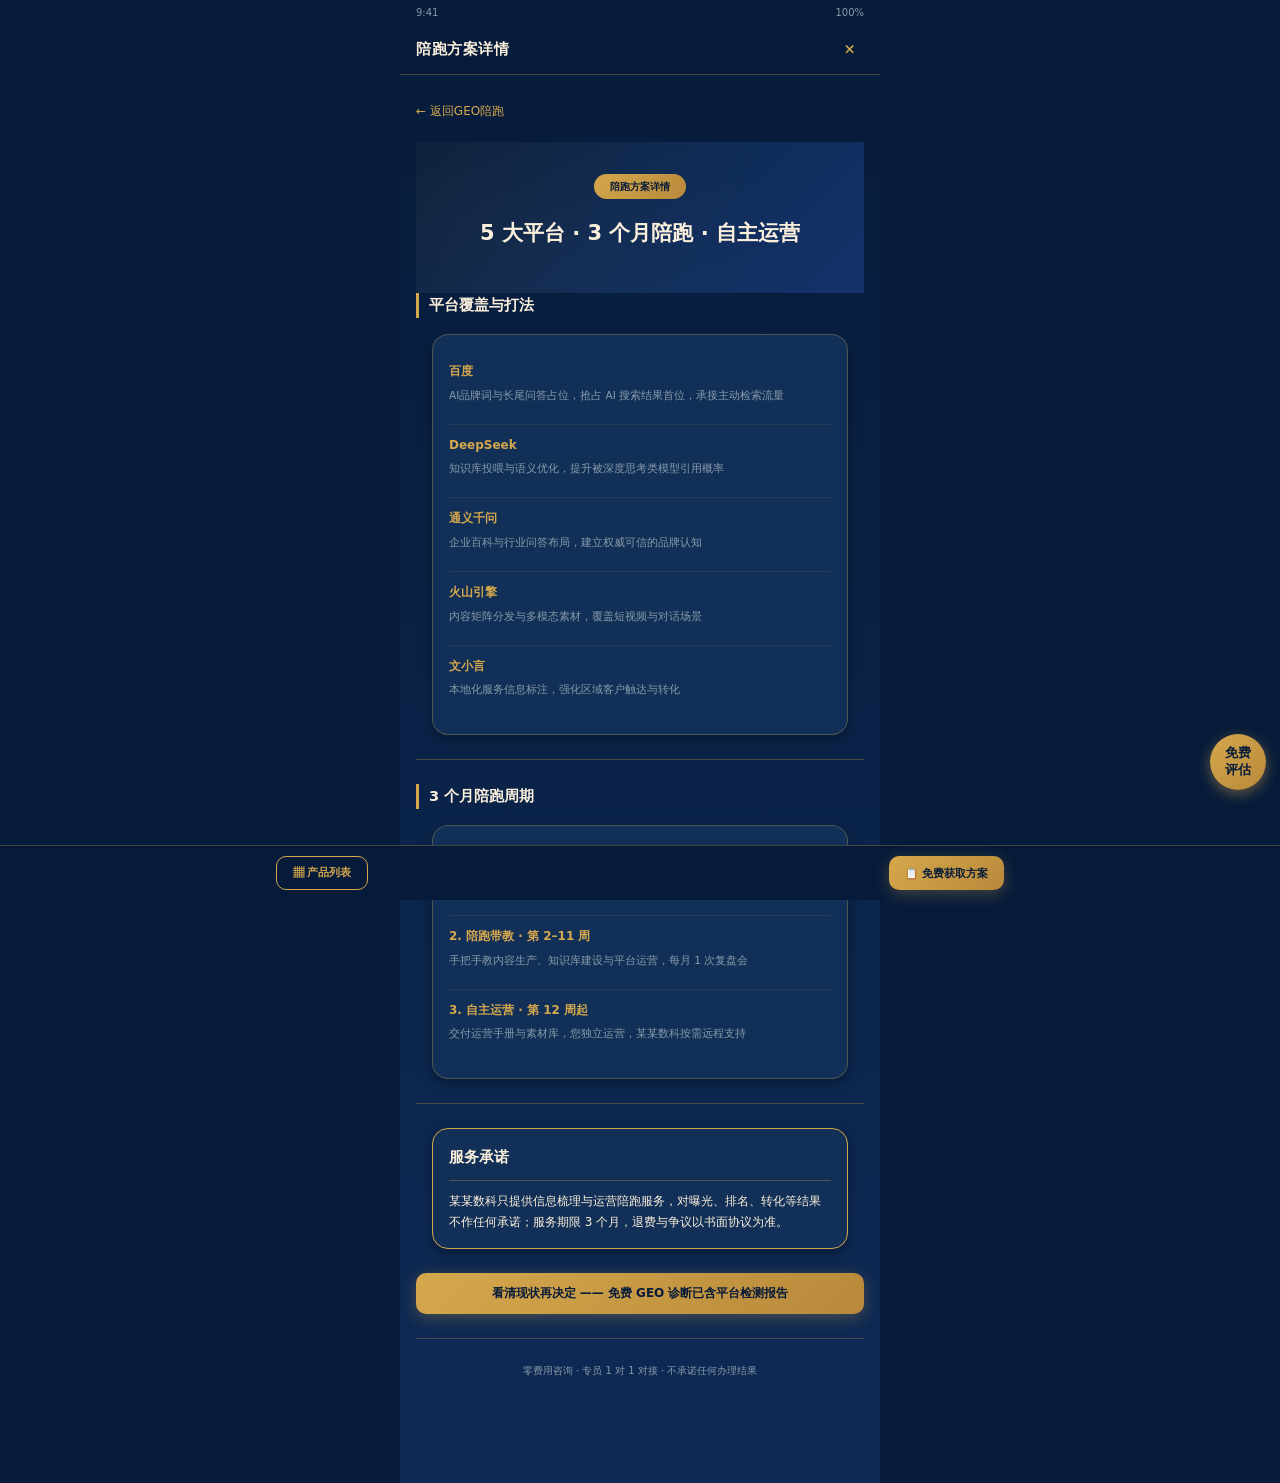
<file: geo-detail.html>
<!DOCTYPE html>
<html lang="zh-CN">
<head>
  <meta charset="UTF-8">
  <meta name="viewport" content="width=device-width, initial-scale=1.0, maximum-scale=1.0, user-scalable=no">
  <title>BESHORE · GEO陪跑方案详情</title>
  <link rel="stylesheet" href="style.css">
<base target="_blank">
</head>
<body>
  <div class="page-container">
    
    <div class="status-bar"><span>9:41</span><span>100%</span></div>

    <header class="page-header">
      <h1>陪跑方案详情</h1>
      <div class="header-actions">
        <button class="header-btn" onclick="history.back()">✕</button>
      </div>
    </header>

    <main class="content-area">

      <a href="geo-service.html" class="back-btn">← 返回GEO陪跑</a>

      <!-- Hero -->
      <section class="hero-section">
        <span class="hero-badge">陪跑方案详情</span>
        <h2>5 大平台 · 3 个月陪跑 · 自主运营</h2>
      </section>

      <!-- 平台覆盖与打法 -->
      <div class="text-section">
        <h3>平台覆盖与打法</h3>
        <div class="card">
          <div class="list-item">
            <div class="list-item-header">
              <span class="list-item-title" style="color: var(--color-gold);">百度</span>
            </div>
            <p style="font-size: var(--font-size-helper); color: var(--color-text-muted); margin-top: 4px;">AI品牌词与长尾问答占位，抢占 AI 搜索结果首位，承接主动检索流量</p>
          </div>
          <div class="list-item">
            <div class="list-item-header">
              <span class="list-item-title" style="color: var(--color-gold);">DeepSeek</span>
            </div>
            <p style="font-size: var(--font-size-helper); color: var(--color-text-muted); margin-top: 4px;">知识库投喂与语义优化，提升被深度思考类模型引用概率</p>
          </div>
          <div class="list-item">
            <div class="list-item-header">
              <span class="list-item-title" style="color: var(--color-gold);">通义千问</span>
            </div>
            <p style="font-size: var(--font-size-helper); color: var(--color-text-muted); margin-top: 4px;">企业百科与行业问答布局，建立权威可信的品牌认知</p>
          </div>
          <div class="list-item">
            <div class="list-item-header">
              <span class="list-item-title" style="color: var(--color-gold);">火山引擎</span>
            </div>
            <p style="font-size: var(--font-size-helper); color: var(--color-text-muted); margin-top: 4px;">内容矩阵分发与多模态素材，覆盖短视频与对话场景</p>
          </div>
          <div class="list-item">
            <div class="list-item-header">
              <span class="list-item-title" style="color: var(--color-gold);">文小言</span>
            </div>
            <p style="font-size: var(--font-size-helper); color: var(--color-text-muted); margin-top: 4px;">本地化服务信息标注，强化区域客户触达与转化</p>
          </div>
        </div>
      </div>

      <div class="divider"></div>

      <!-- 3个月陪跑周期 -->
      <div class="text-section">
        <h3>3 个月陪跑周期</h3>
        <div class="card">
          <div class="list-item">
            <div class="list-item-header">
              <span class="list-item-title" style="color: var(--color-gold);">1. 免费诊断 · 第 1 周</span>
            </div>
            <p style="font-size: var(--font-size-helper); color: var(--color-text-muted); margin-top: 4px;">排查品牌在各 AI 平台曝光现状，出具免费 GEO 诊断报告与关键词地图</p>
          </div>
          <div class="list-item">
            <div class="list-item-header">
              <span class="list-item-title" style="color: var(--color-gold);">2. 陪跑带教 · 第 2–11 周</span>
            </div>
            <p style="font-size: var(--font-size-helper); color: var(--color-text-muted); margin-top: 4px;">手把手教内容生产、知识库建设与平台运营，每月 1 次复盘会</p>
          </div>
          <div class="list-item">
            <div class="list-item-header">
              <span class="list-item-title" style="color: var(--color-gold);">3. 自主运营 · 第 12 周起</span>
            </div>
            <p style="font-size: var(--font-size-helper); color: var(--color-text-muted); margin-top: 4px;">交付运营手册与素材库，您独立运营，某某数科按需远程支持</p>
          </div>
        </div>
      </div>

      <div class="divider"></div>

      <!-- 服务承诺 -->
      <div class="card animate-in" style="border-color: var(--color-gold);">
        <div class="card-header">
          <span class="card-title">服务承诺</span>
        </div>
        <p>某某数科只提供信息梳理与运营陪跑服务，对曝光、排名、转化等结果不作任何承诺；服务期限 3 个月，退费与争议以书面协议为准。</p>
      </div>

      <!-- CTA -->
      <a href="javascript:void(0)" onclick="window.open('https://ycnaahb43yjf.feishu.cn/share/base/form/shrcnyuvnl3R0hDChKANRi4wwoh','_blank')" class="btn btn-primary btn-full" style="margin-top: var(--spacing-lg); display:flex; align-items:center; justify-content:center;">看清现状再决定 —— 免费 GEO 诊断已含平台检测报告</a>

      <div class="disclaimer">
        零费用咨询 · 专员 1 对 1 对接 · 不承诺任何办理结果
      </div>

    </main>

    <div class="bottom-bar">
      <button class="btn btn-outline" data-action="product-list">▦ 产品列表</button>
      <a class="btn btn-primary" href="javascript:void(0)" onclick="window.open('https://ycnaahb43yjf.feishu.cn/share/base/form/shrcnyuvnl3R0hDChKANRi4wwoh','_blank')" style="text-decoration:none;display:inline-flex;align-items:center;justify-content:center;cursor:pointer;">📋 免费获取方案</a>
    </div>


  <!-- 右下悬浮留资按钮 -->
  <a href="javascript:void(0)" onclick="window.open('https://ycnaahb43yjf.feishu.cn/share/base/form/shrcnyuvnl3R0hDChKANRi4wwoh','_blank')" id="lead-float-btn">免费<br>评估</a>
  <style>
    #lead-float-btn{
      position:fixed;right:14px;bottom:110px;z-index:9997;width:56px;height:56px;border-radius:50%;
      background:linear-gradient(135deg,#D5A84D,#B8893A);color:#071B3A;font-size:13px;font-weight:700;line-height:1.3;
      display:flex;align-items:center;justify-content:center;text-align:center;text-decoration:none;
      box-shadow:0 4px 14px rgba(213,168,77,0.45);
    }
  </style>

  </div>
  <script src="main.js"></script>
</body>
</html>
</file>
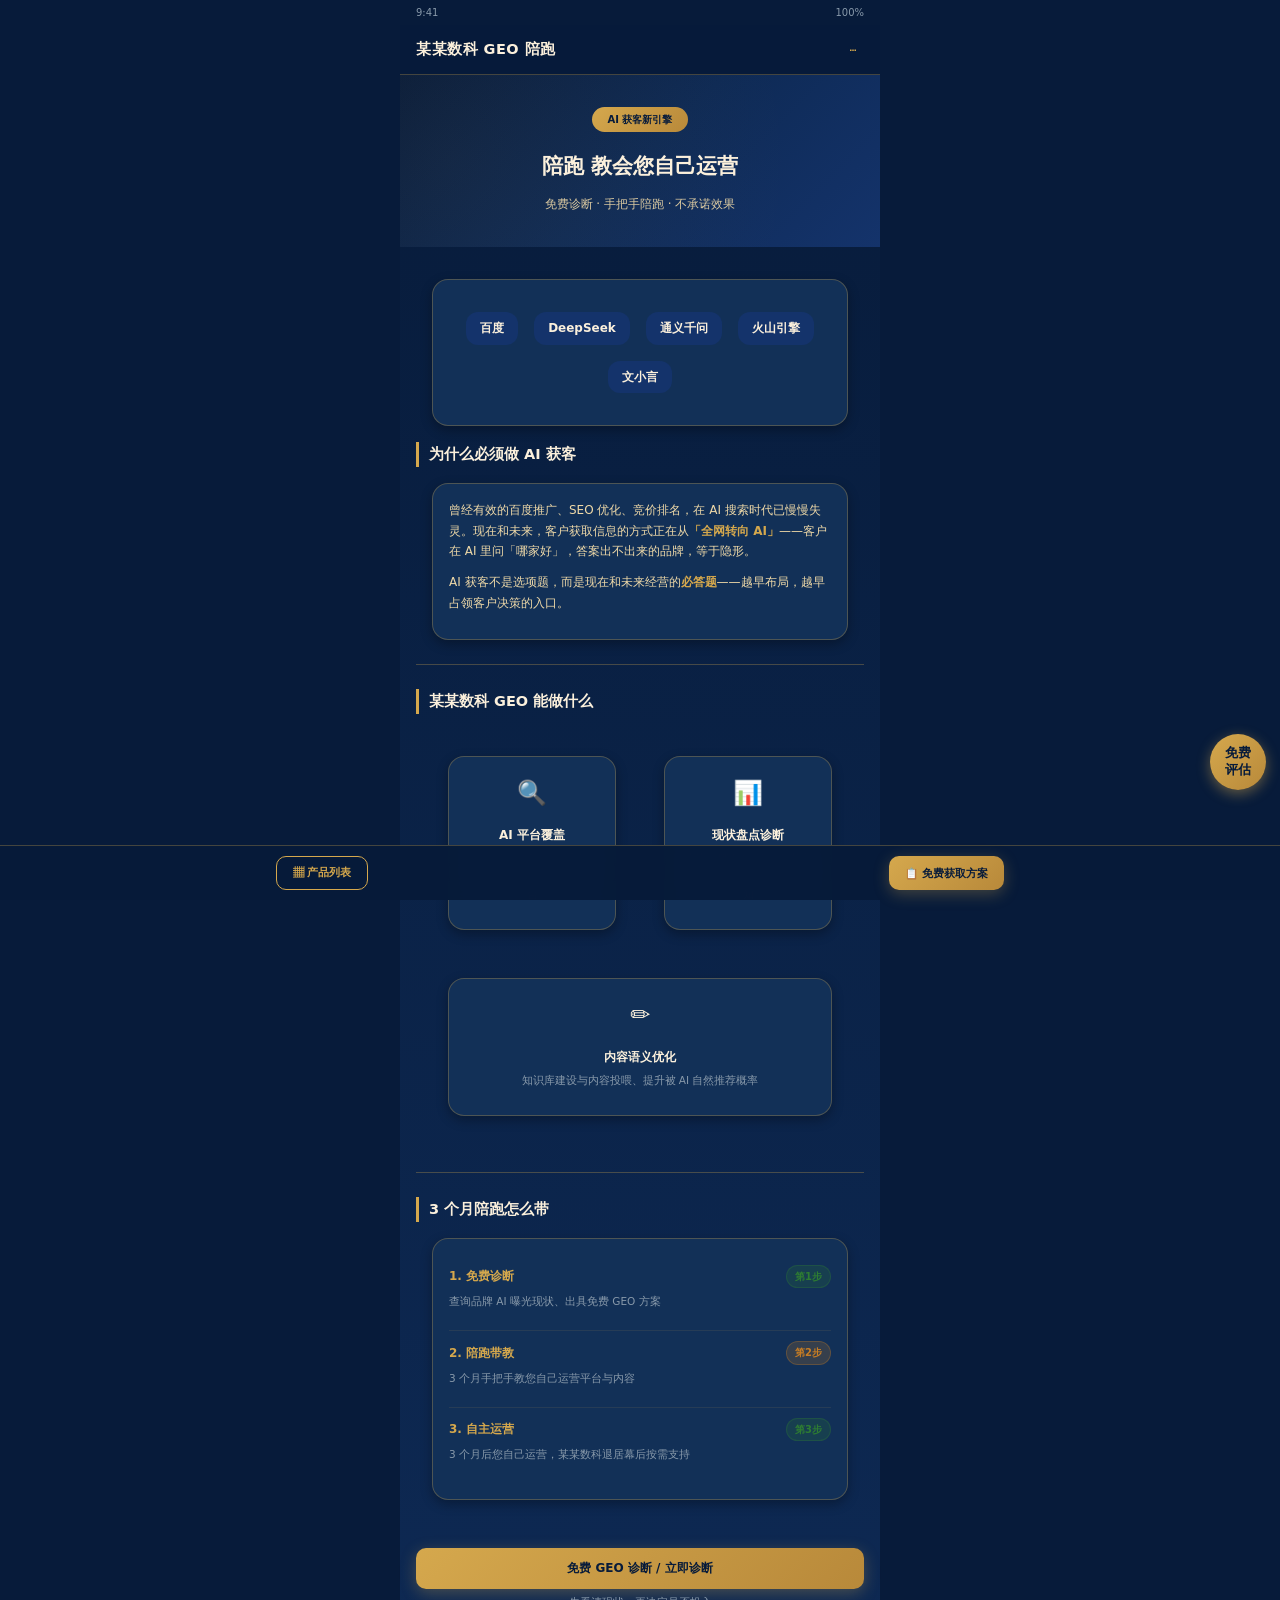
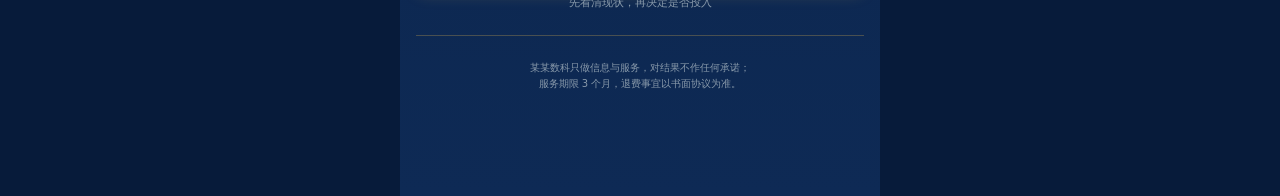
<file: geo-service.html>
<!DOCTYPE html>
<html lang="zh-CN">
<head>
  <meta charset="UTF-8">
  <meta name="viewport" content="width=device-width, initial-scale=1.0, maximum-scale=1.0, user-scalable=no">
  <title>BESHORE · GEO获客陪跑</title>
  <link rel="stylesheet" href="style.css">
<base target="_blank">
</head>
<body>
  <div class="page-container">
    
    <div class="status-bar"><span>9:41</span><span>100%</span></div>

    <header class="page-header">
      <h1>某某数科 GEO 陪跑</h1>
      <div class="header-actions">
        <button class="header-btn">⋯</button>
      </div>
    </header>

    <!-- Hero -->
    <section class="hero-section">
      <span class="hero-badge">AI 获客新引擎</span>
      <h2>陪跑 教会您自己运营</h2>
      <p>免费诊断 · 手把手陪跑 · 不承诺效果</p>
    </section>

    <main class="content-area">

      <!-- AI平台Logo -->
      <div class="card animate-in" style="text-align: center;">
        <div style="display: flex; justify-content: center; gap: var(--spacing-md); flex-wrap: wrap; margin: var(--spacing-md) 0;">
          <span class="badge" style="background: var(--color-bright-blue); color: var(--color-rice-gold); padding: 6px 14px; font-size: var(--font-size-body);">百度</span>
          <span class="badge" style="background: var(--color-bright-blue); color: var(--color-rice-gold); padding: 6px 14px; font-size: var(--font-size-body);">DeepSeek</span>
          <span class="badge" style="background: var(--color-bright-blue); color: var(--color-rice-gold); padding: 6px 14px; font-size: var(--font-size-body);">通义千问</span>
          <span class="badge" style="background: var(--color-bright-blue); color: var(--color-rice-gold); padding: 6px 14px; font-size: var(--font-size-body);">火山引擎</span>
          <span class="badge" style="background: var(--color-bright-blue); color: var(--color-rice-gold); padding: 6px 14px; font-size: var(--font-size-body);">文小言</span>
        </div>
      </div>

      <!-- 为什么必须做AI获客 -->
      <div class="text-section">
        <h3>为什么必须做 AI 获客</h3>
        <div class="card">
          <p>曾经有效的百度推广、SEO 优化、竞价排名，在 AI 搜索时代已慢慢失灵。现在和未来，客户获取信息的方式正在从<span style="color: var(--color-gold); font-weight: 600;">「全网转向 AI」</span>——客户在 AI 里问「哪家好」，答案出不出来的品牌，等于隐形。</p>
          <p>AI 获客不是选项题，而是现在和未来经营的<span style="color: var(--color-gold); font-weight: 600;">必答题</span>——越早布局，越早占领客户决策的入口。</p>
        </div>
      </div>

      <div class="divider"></div>

      <!-- GEO能做什么 -->
      <div class="text-section">
        <h3>某某数科 GEO 能做什么</h3>
        <div class="module-grid">
          <div class="card" style="text-align: center;">
            <div style="font-size: 24px; margin-bottom: var(--spacing-sm);">🔍</div>
            <h4 style="color: var(--color-rice-gold); margin-bottom: 4px;">AI 平台覆盖</h4>
            <p style="font-size: var(--font-size-helper); color: var(--color-text-muted);">百度、DeepSeek、通义千问、文心一言、火山 AI 平台</p>
          </div>
          <div class="card" style="text-align: center;">
            <div style="font-size: 24px; margin-bottom: var(--spacing-sm);">📊</div>
            <h4 style="color: var(--color-rice-gold); margin-bottom: 4px;">现状盘点诊断</h4>
            <p style="font-size: var(--font-size-helper); color: var(--color-text-muted);">查询品牌在各 AI 平台曝光率与长尾搜索关键词同行感知</p>
          </div>
          <div class="card" style="text-align: center; grid-column: span 2;">
            <div style="font-size: 24px; margin-bottom: var(--spacing-sm);">✏️</div>
            <h4 style="color: var(--color-rice-gold); margin-bottom: 4px;">内容语义优化</h4>
            <p style="font-size: var(--font-size-helper); color: var(--color-text-muted);">知识库建设与内容投喂、提升被 AI 自然推荐概率</p>
          </div>
        </div>
      </div>

      <div class="divider"></div>

      <!-- 3个月陪跑流程 -->
      <div class="text-section">
        <h3>3 个月陪跑怎么带</h3>
        <div class="card">
          <div class="list-item">
            <div class="list-item-header">
              <span class="list-item-title" style="color: var(--color-gold);">1. 免费诊断</span>
              <span class="badge badge-risk-low">第1步</span>
            </div>
            <p style="font-size: var(--font-size-helper); color: var(--color-text-muted); margin-top: 4px;">查询品牌 AI 曝光现状、出具免费 GEO 方案</p>
          </div>
          <div class="list-item">
            <div class="list-item-header">
              <span class="list-item-title" style="color: var(--color-gold);">2. 陪跑带教</span>
              <span class="badge badge-risk-mid">第2步</span>
            </div>
            <p style="font-size: var(--font-size-helper); color: var(--color-text-muted); margin-top: 4px;">3 个月手把手教您自己运营平台与内容</p>
          </div>
          <div class="list-item">
            <div class="list-item-header">
              <span class="list-item-title" style="color: var(--color-gold);">3. 自主运营</span>
              <span class="badge badge-risk-low">第3步</span>
            </div>
            <p style="font-size: var(--font-size-helper); color: var(--color-text-muted); margin-top: 4px;">3 个月后您自己运营，某某数科退居幕后按需支持</p>
          </div>
        </div>
      </div>

      <!-- CTA -->
      <a href="javascript:void(0)" onclick="window.open('https://ycnaahb43yjf.feishu.cn/share/base/form/shrcnyuvnl3R0hDChKANRi4wwoh','_blank')" class="btn btn-primary btn-full" style="margin-top: var(--spacing-lg);">免费 GEO 诊断 / 立即诊断</a>
      <p style="text-align: center; font-size: var(--font-size-helper); color: var(--color-text-muted); margin-top: 4px;">先看清现状，再决定是否投入</p>

      <div class="disclaimer">
        某某数科只做信息与服务，对结果不作任何承诺；<br>
        服务期限 3 个月，退费事宜以书面协议为准。
      </div>

    </main>

    <div class="bottom-bar">
      <button class="btn btn-outline" data-action="product-list">▦ 产品列表</button>
      <a class="btn btn-primary" href="javascript:void(0)" onclick="window.open('https://ycnaahb43yjf.feishu.cn/share/base/form/shrcnyuvnl3R0hDChKANRi4wwoh','_blank')" style="text-decoration:none;display:inline-flex;align-items:center;justify-content:center;cursor:pointer;">📋 免费获取方案</a>
    </div>


  <!-- 右下悬浮留资按钮 -->
  <a href="javascript:void(0)" onclick="window.open('https://ycnaahb43yjf.feishu.cn/share/base/form/shrcnyuvnl3R0hDChKANRi4wwoh','_blank')" id="lead-float-btn">免费<br>评估</a>
  <style>
    #lead-float-btn{
      position:fixed;right:14px;bottom:110px;z-index:9997;
      width:56px;height:56px;border-radius:50%;
      background:linear-gradient(135deg,#D5A84D,#B8893A);
      color:#071B3A;font-size:13px;font-weight:700;line-height:1.3;
      display:flex;align-items:center;justify-content:center;text-align:center;
      text-decoration:none;box-shadow:0 4px 14px rgba(213,168,77,0.45);
    }
  </style>

  </div>
  <script src="main.js"></script>
</body>
</html>
</file>
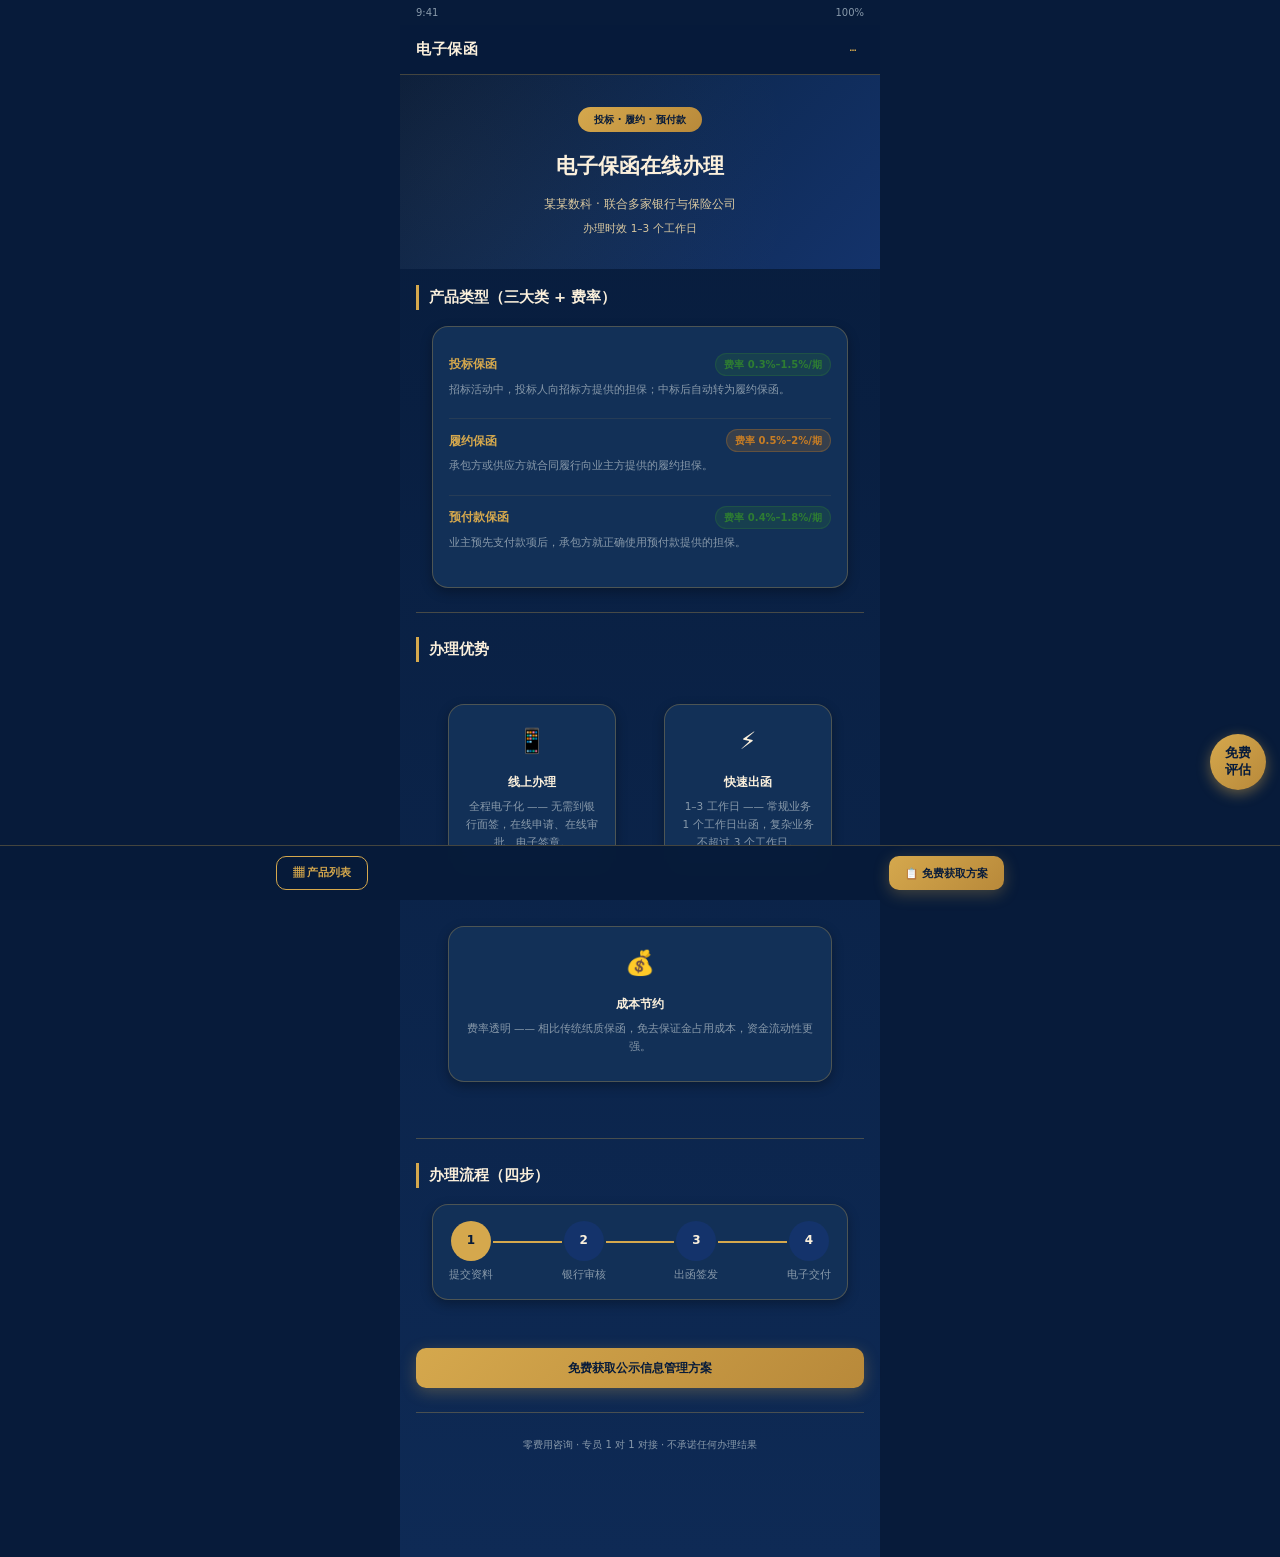
<file: guarantee.html>
<!DOCTYPE html>
<html lang="zh-CN">
<head>
  <meta charset="UTF-8">
  <meta name="viewport" content="width=device-width, initial-scale=1.0, maximum-scale=1.0, user-scalable=no">
  <title>BESHORE · 电子保函在线办理</title>
  <link rel="stylesheet" href="style.css">
<base target="_blank">
</head>
<body>
  <div class="page-container">
    
    <div class="status-bar"><span>9:41</span><span>100%</span></div>

    <header class="page-header">
      <h1>电子保函</h1>
      <div class="header-actions">
        <button class="header-btn">⋯</button>
      </div>
    </header>

    <!-- Hero -->
    <section class="hero-section">
      <span class="hero-badge">投标 · 履约 · 预付款</span>
      <h2>电子保函在线办理</h2>
      <p>某某数科 · 联合多家银行与保险公司</p>
      <p style="font-size: var(--font-size-helper); margin-top: 4px;">办理时效 1–3 个工作日</p>
    </section>

    <main class="content-area">

      <!-- 产品类型 -->
      <div class="text-section">
        <h3>产品类型（三大类 + 费率）</h3>
        <div class="card">
          <div class="list-item">
            <div class="list-item-header">
              <span class="list-item-title" style="color: var(--color-gold);">投标保函</span>
              <span class="badge badge-risk-low">费率 0.3%–1.5%/期</span>
            </div>
            <p style="font-size: var(--font-size-helper); color: var(--color-text-muted); margin-top: 4px;">招标活动中，投标人向招标方提供的担保；中标后自动转为履约保函。</p>
          </div>
          <div class="list-item">
            <div class="list-item-header">
              <span class="list-item-title" style="color: var(--color-gold);">履约保函</span>
              <span class="badge badge-risk-mid">费率 0.5%–2%/期</span>
            </div>
            <p style="font-size: var(--font-size-helper); color: var(--color-text-muted); margin-top: 4px;">承包方或供应方就合同履行向业主方提供的履约担保。</p>
          </div>
          <div class="list-item">
            <div class="list-item-header">
              <span class="list-item-title" style="color: var(--color-gold);">预付款保函</span>
              <span class="badge badge-risk-low">费率 0.4%–1.8%/期</span>
            </div>
            <p style="font-size: var(--font-size-helper); color: var(--color-text-muted); margin-top: 4px;">业主预先支付款项后，承包方就正确使用预付款提供的担保。</p>
          </div>
        </div>
      </div>

      <div class="divider"></div>

      <!-- 办理优势 -->
      <div class="text-section">
        <h3>办理优势</h3>
        <div class="module-grid">
          <div class="card" style="text-align: center;">
            <div style="font-size: 24px; margin-bottom: var(--spacing-sm);">📱</div>
            <h4 style="color: var(--color-rice-gold); margin-bottom: 4px;">线上办理</h4>
            <p style="font-size: var(--font-size-helper); color: var(--color-text-muted);">全程电子化 —— 无需到银行面签，在线申请、在线审批、电子签章。</p>
          </div>
          <div class="card" style="text-align: center;">
            <div style="font-size: 24px; margin-bottom: var(--spacing-sm);">⚡</div>
            <h4 style="color: var(--color-rice-gold); margin-bottom: 4px;">快速出函</h4>
            <p style="font-size: var(--font-size-helper); color: var(--color-text-muted);">1–3 工作日 —— 常规业务 1 个工作日出函，复杂业务不超过 3 个工作日。</p>
          </div>
          <div class="card" style="text-align: center; grid-column: span 2;">
            <div style="font-size: 24px; margin-bottom: var(--spacing-sm);">💰</div>
            <h4 style="color: var(--color-rice-gold); margin-bottom: 4px;">成本节约</h4>
            <p style="font-size: var(--font-size-helper); color: var(--color-text-muted);">费率透明 —— 相比传统纸质保函，免去保证金占用成本，资金流动性更强。</p>
          </div>
        </div>
      </div>

      <div class="divider"></div>

      <!-- 办理流程 -->
      <div class="text-section">
        <h3>办理流程（四步）</h3>
        <div class="card">
          <div style="display: flex; justify-content: space-between; text-align: center;">
            <div>
              <div style="width: 40px; height: 40px; background: var(--color-gold); color: var(--color-deep-blue); border-radius: 50%; display: flex; align-items: center; justify-content: center; margin: 0 auto; font-weight: 700;">1</div>
              <div style="font-size: var(--font-size-helper); color: var(--color-text-muted); margin-top: 4px;">提交资料</div>
            </div>
            <div style="flex: 1; border-top: 2px solid var(--color-gold); margin-top: 20px;"></div>
            <div>
              <div style="width: 40px; height: 40px; background: var(--color-bright-blue); color: var(--color-rice-gold); border-radius: 50%; display: flex; align-items: center; justify-content: center; margin: 0 auto; font-weight: 700;">2</div>
              <div style="font-size: var(--font-size-helper); color: var(--color-text-muted); margin-top: 4px;">银行审核</div>
            </div>
            <div style="flex: 1; border-top: 2px solid var(--color-gold); margin-top: 20px;"></div>
            <div>
              <div style="width: 40px; height: 40px; background: var(--color-bright-blue); color: var(--color-rice-gold); border-radius: 50%; display: flex; align-items: center; justify-content: center; margin: 0 auto; font-weight: 700;">3</div>
              <div style="font-size: var(--font-size-helper); color: var(--color-text-muted); margin-top: 4px;">出函签发</div>
            </div>
            <div style="flex: 1; border-top: 2px solid var(--color-gold); margin-top: 20px;"></div>
            <div>
              <div style="width: 40px; height: 40px; background: var(--color-bright-blue); color: var(--color-rice-gold); border-radius: 50%; display: flex; align-items: center; justify-content: center; margin: 0 auto; font-weight: 700;">4</div>
              <div style="font-size: var(--font-size-helper); color: var(--color-text-muted); margin-top: 4px;">电子交付</div>
            </div>
          </div>
        </div>
      </div>

      <!-- CTA -->
      <a href="javascript:void(0)" onclick="window.open('https://ycnaahb43yjf.feishu.cn/share/base/form/shrcnyuvnl3R0hDChKANRi4wwoh','_blank')" class="btn btn-primary btn-full" style="margin-top: var(--spacing-lg);">免费获取公示信息管理方案</a>

      <div class="disclaimer">
        零费用咨询 · 专员 1 对 1 对接 · 不承诺任何办理结果
      </div>

    </main>

    <div class="bottom-bar">
      <button class="btn btn-outline" data-action="product-list">▦ 产品列表</button>
      <a class="btn btn-primary" href="javascript:void(0)" onclick="window.open('https://ycnaahb43yjf.feishu.cn/share/base/form/shrcnyuvnl3R0hDChKANRi4wwoh','_blank')" style="text-decoration:none;display:inline-flex;align-items:center;justify-content:center;cursor:pointer;">📋 免费获取方案</a>
    </div>


  <!-- 右下悬浮留资按钮 -->
  <a href="javascript:void(0)" onclick="window.open('https://ycnaahb43yjf.feishu.cn/share/base/form/shrcnyuvnl3R0hDChKANRi4wwoh','_blank')" id="lead-float-btn">免费<br>评估</a>
  <style>
    #lead-float-btn{
      position:fixed;right:14px;bottom:110px;z-index:9997;
      width:56px;height:56px;border-radius:50%;
      background:linear-gradient(135deg,#D5A84D,#B8893A);
      color:#071B3A;font-size:13px;font-weight:700;line-height:1.3;
      display:flex;align-items:center;justify-content:center;text-align:center;
      text-decoration:none;box-shadow:0 4px 14px rgba(213,168,77,0.45);
    }
  </style>

  </div>
  <script src="main.js"></script>
</body>
</html>
</file>
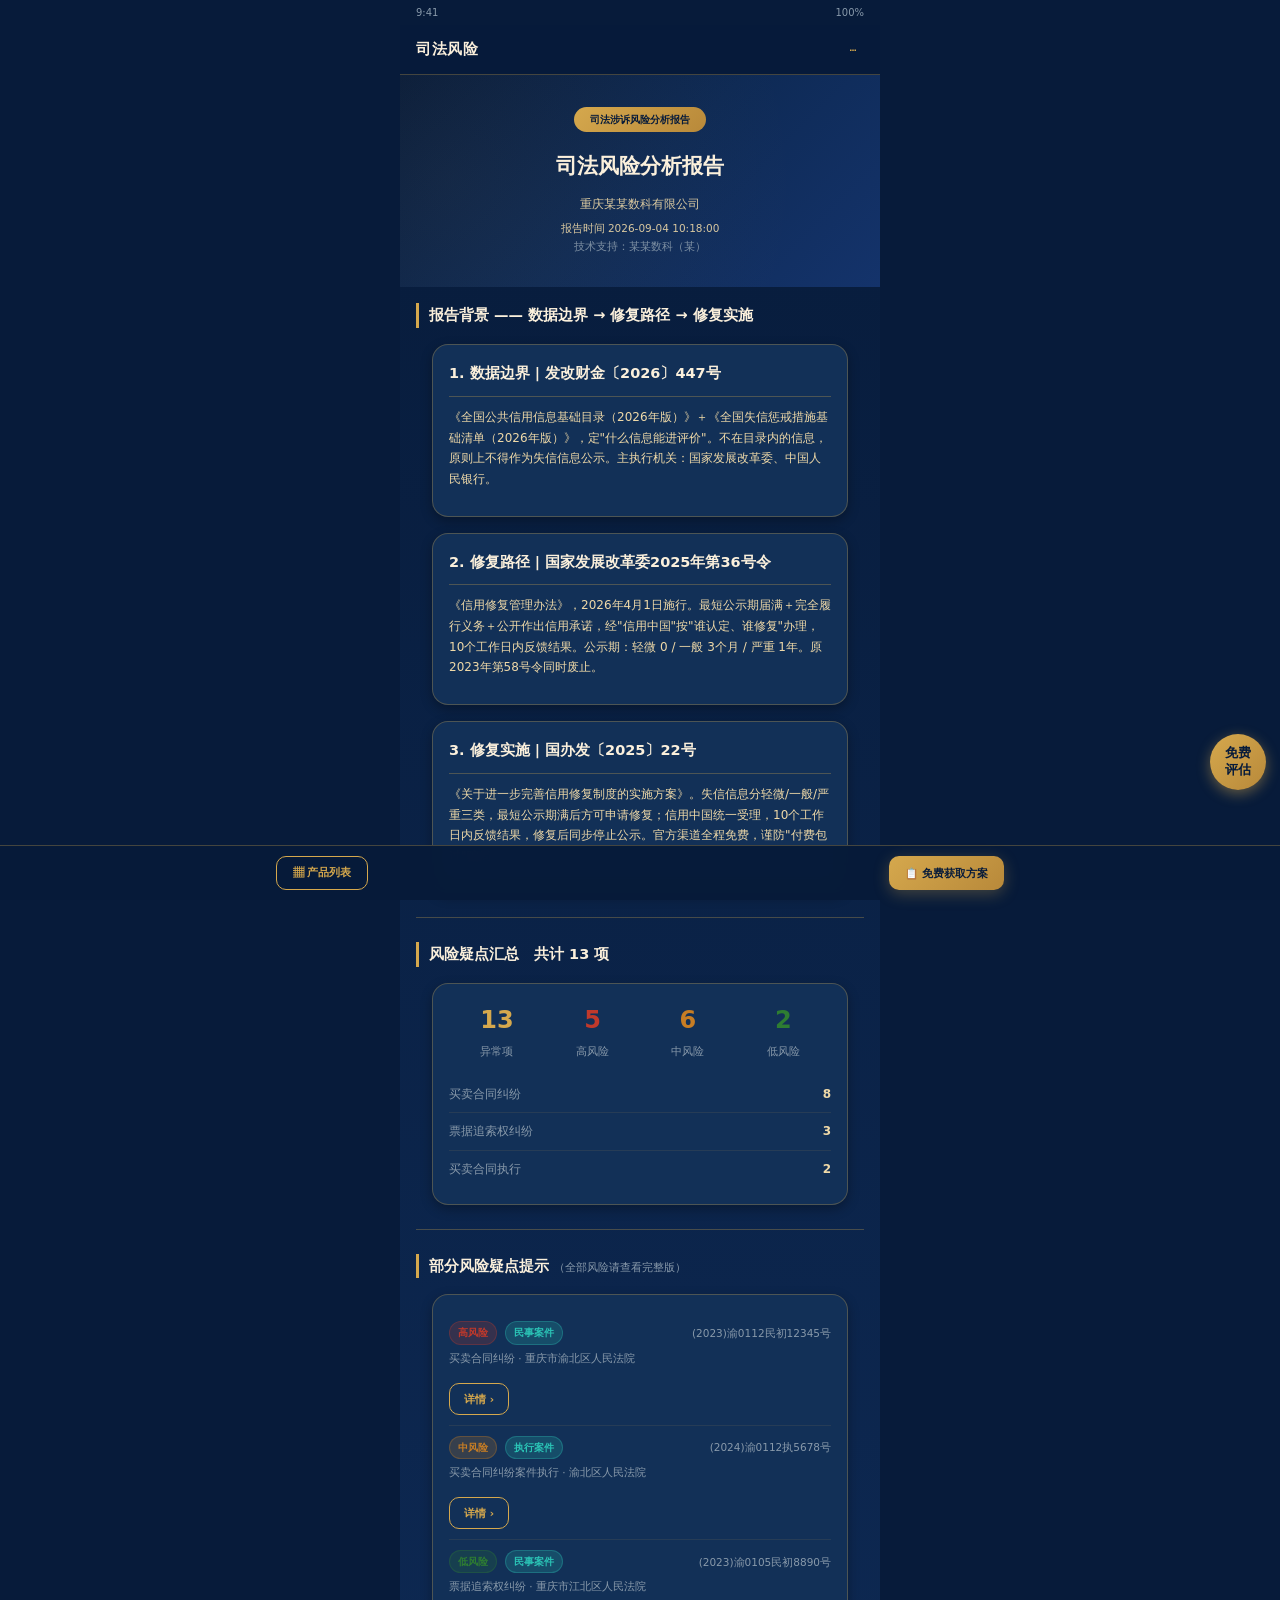
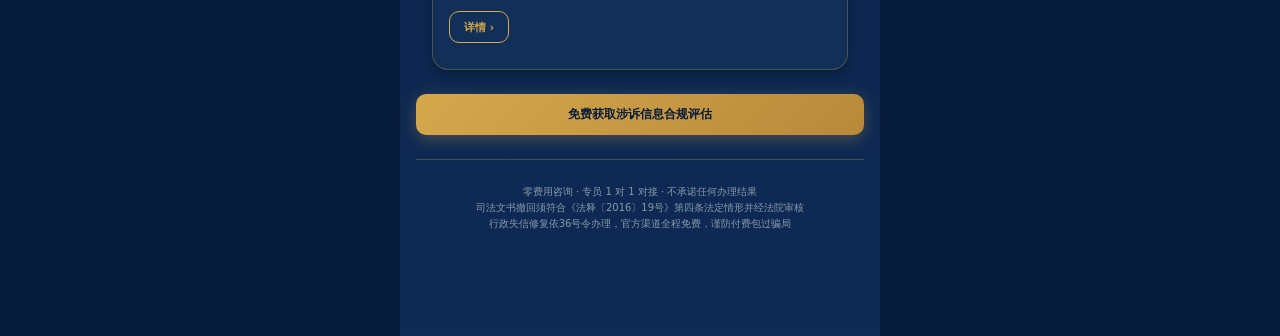
<file: judicial-report.html>
<!DOCTYPE html>
<html lang="zh-CN">
<head>
  <meta charset="UTF-8">
  <meta name="viewport" content="width=device-width, initial-scale=1.0, maximum-scale=1.0, user-scalable=no">
  <title>BESHORE · 司法风险分析报告</title>
  <link rel="stylesheet" href="style.css">
<base target="_blank">
</head>
<body>
  <div class="page-container">
    
    <div class="status-bar"><span>9:41</span><span>100%</span></div>

    <header class="page-header">
      <h1>司法风险</h1>
      <div class="header-actions">
        <button class="header-btn">⋯</button>
      </div>
    </header>

    <!-- Hero 区域 -->
    <section class="hero-section">
      <span class="hero-badge">司法涉诉风险分析报告</span>
      <h2>司法风险分析报告</h2>
      <p>重庆某某数科有限公司</p>
      <p style="font-size: var(--font-size-helper); margin-top: 4px;">报告时间 2026-09-04 10:18:00</p>
      <p style="font-size: var(--font-size-helper); color: var(--color-text-muted);">技术支持：某某数科（某）</p>
    </section>

    <main class="content-area">

      <!-- 报告背景 -->
      <div class="text-section">
        <h3>报告背景 —— 数据边界 → 修复路径 → 修复实施</h3>
        
        <div class="card">
          <div class="card-header">
            <span class="card-title">1. 数据边界 | 发改财金〔2026〕447号</span>
          </div>
          <p>《全国公共信用信息基础目录（2026年版）》＋《全国失信惩戒措施基础清单（2026年版）》，定"什么信息能进评价"。不在目录内的信息，原则上不得作为失信信息公示。主执行机关：国家发展改革委、中国人民银行。</p>
        </div>

        <div class="card">
          <div class="card-header">
            <span class="card-title">2. 修复路径 | 国家发展改革委2025年第36号令</span>
          </div>
          <p>《信用修复管理办法》，2026年4月1日施行。最短公示期届满＋完全履行义务＋公开作出信用承诺，经"信用中国"按"谁认定、谁修复"办理，10个工作日内反馈结果。公示期：轻微 0 / 一般 3个月 / 严重 1年。原2023年第58号令同时废止。</p>
        </div>

        <div class="card">
          <div class="card-header">
            <span class="card-title">3. 修复实施 | 国办发〔2025〕22号</span>
          </div>
          <p>《关于进一步完善信用修复制度的实施方案》。失信信息分轻微/一般/严重三类，最短公示期满后方可申请修复；信用中国统一受理，10个工作日内反馈结果，修复后同步停止公示。官方渠道全程免费，谨防"付费包过"骗局。</p>
        </div>
      </div>

      <div class="divider"></div>

      <!-- 风险疑点汇总 -->
      <div class="text-section">
        <h3>风险疑点汇总　共计 13 项</h3>
        
        <div class="card">
          <div style="display: flex; justify-content: space-around; text-align: center; margin-bottom: var(--spacing-md);">
            <div>
              <div style="font-size: 24px; font-weight: 700; color: var(--color-gold);">13</div>
              <div style="font-size: var(--font-size-helper); color: var(--color-text-muted);">异常项</div>
            </div>
            <div>
              <div style="font-size: 24px; font-weight: 700; color: var(--color-risk-red);">5</div>
              <div style="font-size: var(--font-size-helper); color: var(--color-text-muted);">高风险</div>
            </div>
            <div>
              <div style="font-size: 24px; font-weight: 700; color: var(--color-warning-orange);">6</div>
              <div style="font-size: var(--font-size-helper); color: var(--color-text-muted);">中风险</div>
            </div>
            <div>
              <div style="font-size: 24px; font-weight: 700; color: var(--color-success-green);">2</div>
              <div style="font-size: var(--font-size-helper); color: var(--color-text-muted);">低风险</div>
            </div>
          </div>

          <div class="data-row">
            <span class="data-label">买卖合同纠纷</span>
            <span class="data-value">8</span>
          </div>
          <div class="data-row">
            <span class="data-label">票据追索权纠纷</span>
            <span class="data-value">3</span>
          </div>
          <div class="data-row">
            <span class="data-label">买卖合同执行</span>
            <span class="data-value">2</span>
          </div>
        </div>
      </div>

      <div class="divider"></div>

      <!-- 部分风险疑点提示 -->
      <div class="text-section">
        <h3>部分风险疑点提示 <span style="font-size: var(--font-size-helper); color: var(--color-text-muted); font-weight: 400;">（全部风险请查看完整版）</span></h3>

        <div class="card">
          <div class="list-item">
            <div class="list-item-header">
              <span class="list-item-title">
                <span class="badge badge-risk-high">高风险</span>
                <span class="badge badge-case" style="margin-left: 4px;">民事案件</span>
              </span>
              <span class="list-item-meta">(2023)渝0112民初12345号</span>
            </div>
            <p style="font-size: var(--font-size-helper); color: var(--color-text-muted); margin-top: 4px;">买卖合同纠纷 · 重庆市渝北区人民法院</p>
            <a href="case-detail.html" class="btn btn-sm btn-outline" style="margin-top: 6px;">详情 ›</a>
          </div>

          <div class="list-item">
            <div class="list-item-header">
              <span class="list-item-title">
                <span class="badge badge-risk-mid">中风险</span>
                <span class="badge badge-case" style="margin-left: 4px;">执行案件</span>
              </span>
              <span class="list-item-meta">(2024)渝0112执5678号</span>
            </div>
            <p style="font-size: var(--font-size-helper); color: var(--color-text-muted); margin-top: 4px;">买卖合同纠纷案件执行 · 渝北区人民法院</p>
            <a href="case-detail.html" class="btn btn-sm btn-outline" style="margin-top: 6px;">详情 ›</a>
          </div>

          <div class="list-item">
            <div class="list-item-header">
              <span class="list-item-title">
                <span class="badge badge-risk-low">低风险</span>
                <span class="badge badge-case" style="margin-left: 4px;">民事案件</span>
              </span>
              <span class="list-item-meta">(2023)渝0105民初8890号</span>
            </div>
            <p style="font-size: var(--font-size-helper); color: var(--color-text-muted); margin-top: 4px;">票据追索权纠纷 · 重庆市江北区人民法院</p>
            <a href="case-detail.html" class="btn btn-sm btn-outline" style="margin-top: 6px;">详情 ›</a>
          </div>
        </div>
      </div>

      <!-- CTA -->
      <a href="javascript:void(0)" onclick="window.open('https://ycnaahb43yjf.feishu.cn/share/base/form/shrcnyuvnl3R0hDChKANRi4wwoh','_blank')" class="btn btn-primary btn-full" style="margin-top: var(--spacing-lg); display:flex;align-items:center;justify-content:center;">免费获取涉诉信息合规评估</a>

      <div class="disclaimer">
        零费用咨询 · 专员 1 对 1 对接 · 不承诺任何办理结果<br>
        司法文书撤回须符合《法释〔2016〕19号》第四条法定情形并经法院审核<br>
        行政失信修复依36号令办理，官方渠道全程免费，谨防付费包过骗局
      </div>

    </main>

    <div class="bottom-bar">
      <button class="btn btn-outline" data-action="product-list">▦ 产品列表</button>
      <a class="btn btn-primary" href="javascript:void(0)" onclick="window.open('https://ycnaahb43yjf.feishu.cn/share/base/form/shrcnyuvnl3R0hDChKANRi4wwoh','_blank')" style="text-decoration:none;display:inline-flex;align-items:center;justify-content:center;cursor:pointer;">📋 免费获取方案</a>
    </div>


  <!-- 右下悬浮留资按钮 -->
  <a href="javascript:void(0)" onclick="window.open('https://ycnaahb43yjf.feishu.cn/share/base/form/shrcnyuvnl3R0hDChKANRi4wwoh','_blank')" id="lead-float-btn">免费<br>评估</a>
  <style>
    #lead-float-btn{
      position:fixed;right:14px;bottom:110px;z-index:9997;width:56px;height:56px;border-radius:50%;
      background:linear-gradient(135deg,#D5A84D,#B8893A);color:#071B3A;font-size:13px;font-weight:700;line-height:1.3;
      display:flex;align-items:center;justify-content:center;text-align:center;text-decoration:none;
      box-shadow:0 4px 14px rgba(213,168,77,0.45);
    }
  </style>

  </div>
  <script src="main.js"></script>
</body>
</html>
</file>
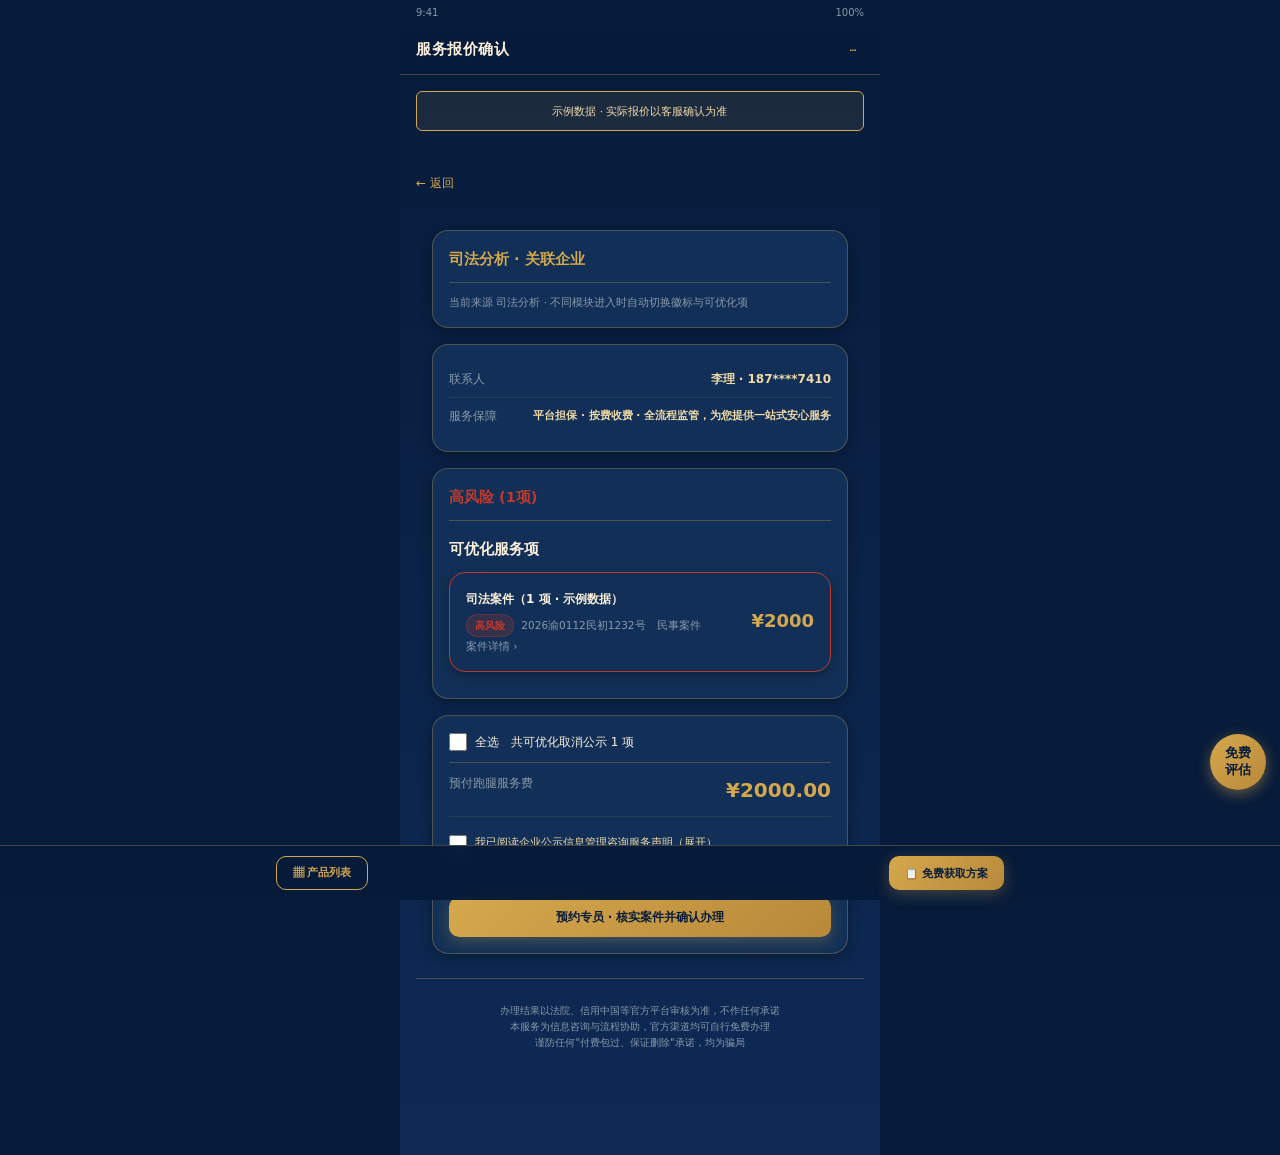
<file: payment.html>
<!DOCTYPE html>
<html lang="zh-CN">
<head>
  <meta charset="UTF-8">
  <meta name="viewport" content="width=device-width, initial-scale=1.0, maximum-scale=1.0, user-scalable=no">
  <title>BESHORE · 服务报价确认</title>
  <link rel="stylesheet" href="style.css">
<base target="_blank">
</head>
<body>
  <div class="page-container">
    
    <div class="status-bar"><span>9:41</span><span>100%</span></div>

    <header class="page-header">
      <h1>服务报价确认</h1>
      <div class="header-actions">
        <button class="header-btn">⋯</button>
      </div>
    </header>

    <!-- 示例数据提示 -->
    <div class="alert-bar">示例数据 · 实际报价以客服确认为准</div>

    <main class="content-area">

      <a href="javascript:history.back()" class="back-btn">← 返回</a>

      <!-- 来源模块 -->
      <div class="card animate-in">
        <div class="card-header">
          <span class="card-title" style="color: var(--color-gold);">司法分析 · 关联企业</span>
        </div>
        <p style="font-size: var(--font-size-helper); color: var(--color-text-muted);">当前来源 司法分析 · 不同模块进入时自动切换徽标与可优化项</p>
      </div>

      <!-- 企业信息 -->
      <div class="card animate-in">
        <div class="data-row"><span class="data-label">联系人</span><span class="data-value">李理 · 187****7410</span></div>
        <div class="data-row"><span class="data-label">服务保障</span><span class="data-value" style="font-size: var(--font-size-helper);">平台担保 · 按费收费 · 全流程监管，为您提供一站式安心服务</span></div>
      </div>

      <!-- 高风险项 -->
      <div class="card animate-in">
        <div class="card-header">
          <span class="card-title" style="color: var(--color-risk-red);">高风险 (1项)</span>
        </div>

        <div style="margin-top: var(--spacing-md);">
          <div style="font-size: var(--font-size-card-title); font-weight: 600; color: var(--color-rice-gold); margin-bottom: var(--spacing-sm);">可优化服务项</div>
          
          <div class="card" style="margin: var(--spacing-sm) 0; border-color: var(--color-risk-red);">
            <div style="display: flex; justify-content: space-between; align-items: center;">
              <div>
                <div style="font-size: var(--font-size-body); font-weight: 600; color: var(--color-text-primary);">司法案件（1 项 · 示例数据）</div>
                <div style="font-size: var(--font-size-helper); color: var(--color-text-muted); margin-top: 4px;">
                  <span class="badge badge-risk-high">高风险</span>
                  <span style="margin-left: 4px;">2026渝0112民初1232号　民事案件</span>
                </div>
                <div style="font-size: var(--font-size-helper); color: var(--color-text-muted);">案件详情 ›</div>
              </div>
              <div style="font-size: 18px; font-weight: 700; color: var(--color-gold);">¥2000</div>
            </div>
          </div>
        </div>
      </div>

      <!-- 汇总 -->
      <div class="card animate-in">
        <div style="display: flex; align-items: center; gap: 8px; margin-bottom: var(--spacing-sm);">
          <input type="checkbox" id="selectAll" style="width: 18px; height: 18px; accent-color: var(--color-gold);">
          <label for="selectAll" style="font-size: var(--font-size-body); color: var(--color-text-primary);">全选　共可优化取消公示 1 项</label>
        </div>

        <div class="data-row" style="border-top: 1px solid var(--color-border); padding-top: var(--spacing-sm);">
          <span class="data-label">预付跑腿服务费</span>
          <span class="data-value" style="font-size: 20px; color: var(--color-gold);">¥2000.00</span>
        </div>

        <div style="margin-top: var(--spacing-md);">
          <div style="display: flex; align-items: flex-start; gap: 8px;">
            <input type="checkbox" id="agree" style="width: 18px; height: 18px; accent-color: var(--color-gold); margin-top: 2px;">
            <label for="agree" style="font-size: var(--font-size-helper); color: var(--color-text-secondary);">
              我已阅读企业公示信息管理咨询服务声明（展开）
            </label>
          </div>
        </div>

        <p style="font-size: var(--font-size-helper); color: var(--color-text-muted); margin-top: var(--spacing-sm); text-align: center;">费用在专员对接核实案件后，通过对公转账或服务协议约定方式收取</p>
        <a class="btn btn-primary btn-full" style="margin-top: var(--spacing-md); display:flex; align-items:center; justify-content:center; cursor:pointer;" href="javascript:void(0)" onclick="window.open('https://ycnaahb43yjf.feishu.cn/share/base/form/shrcnyuvnl3R0hDChKANRi4wwoh','_blank')">预约专员 · 核实案件并确认办理</a>
      </div>

      <div class="disclaimer">
        办理结果以法院、信用中国等官方平台审核为准，不作任何承诺<br>
        本服务为信息咨询与流程协助，官方渠道均可自行免费办理<br>
        谨防任何"付费包过、保证删除"承诺，均为骗局
      </div>

    </main>

    <div class="bottom-bar">
      <button class="btn btn-outline" data-action="product-list">▦ 产品列表</button>
      <a class="btn btn-primary" href="javascript:void(0)" onclick="window.open('https://ycnaahb43yjf.feishu.cn/share/base/form/shrcnyuvnl3R0hDChKANRi4wwoh','_blank')" style="text-decoration:none;display:inline-flex;align-items:center;justify-content:center;cursor:pointer;">📋 免费获取方案</a>
    </div>


  <!-- 右下悬浮留资按钮 -->
  <a href="javascript:void(0)" onclick="window.open('https://ycnaahb43yjf.feishu.cn/share/base/form/shrcnyuvnl3R0hDChKANRi4wwoh','_blank')" id="lead-float-btn">免费<br>评估</a>
  <style>
    #lead-float-btn{
      position:fixed;right:14px;bottom:110px;z-index:9997;width:56px;height:56px;border-radius:50%;
      background:linear-gradient(135deg,#D5A84D,#B8893A);color:#071B3A;font-size:13px;font-weight:700;line-height:1.3;
      display:flex;align-items:center;justify-content:center;text-align:center;text-decoration:none;
      box-shadow:0 4px 14px rgba(213,168,77,0.45);
    }
  </style>

  </div>
  <script src="main.js"></script>
</body>
</html>
</file>
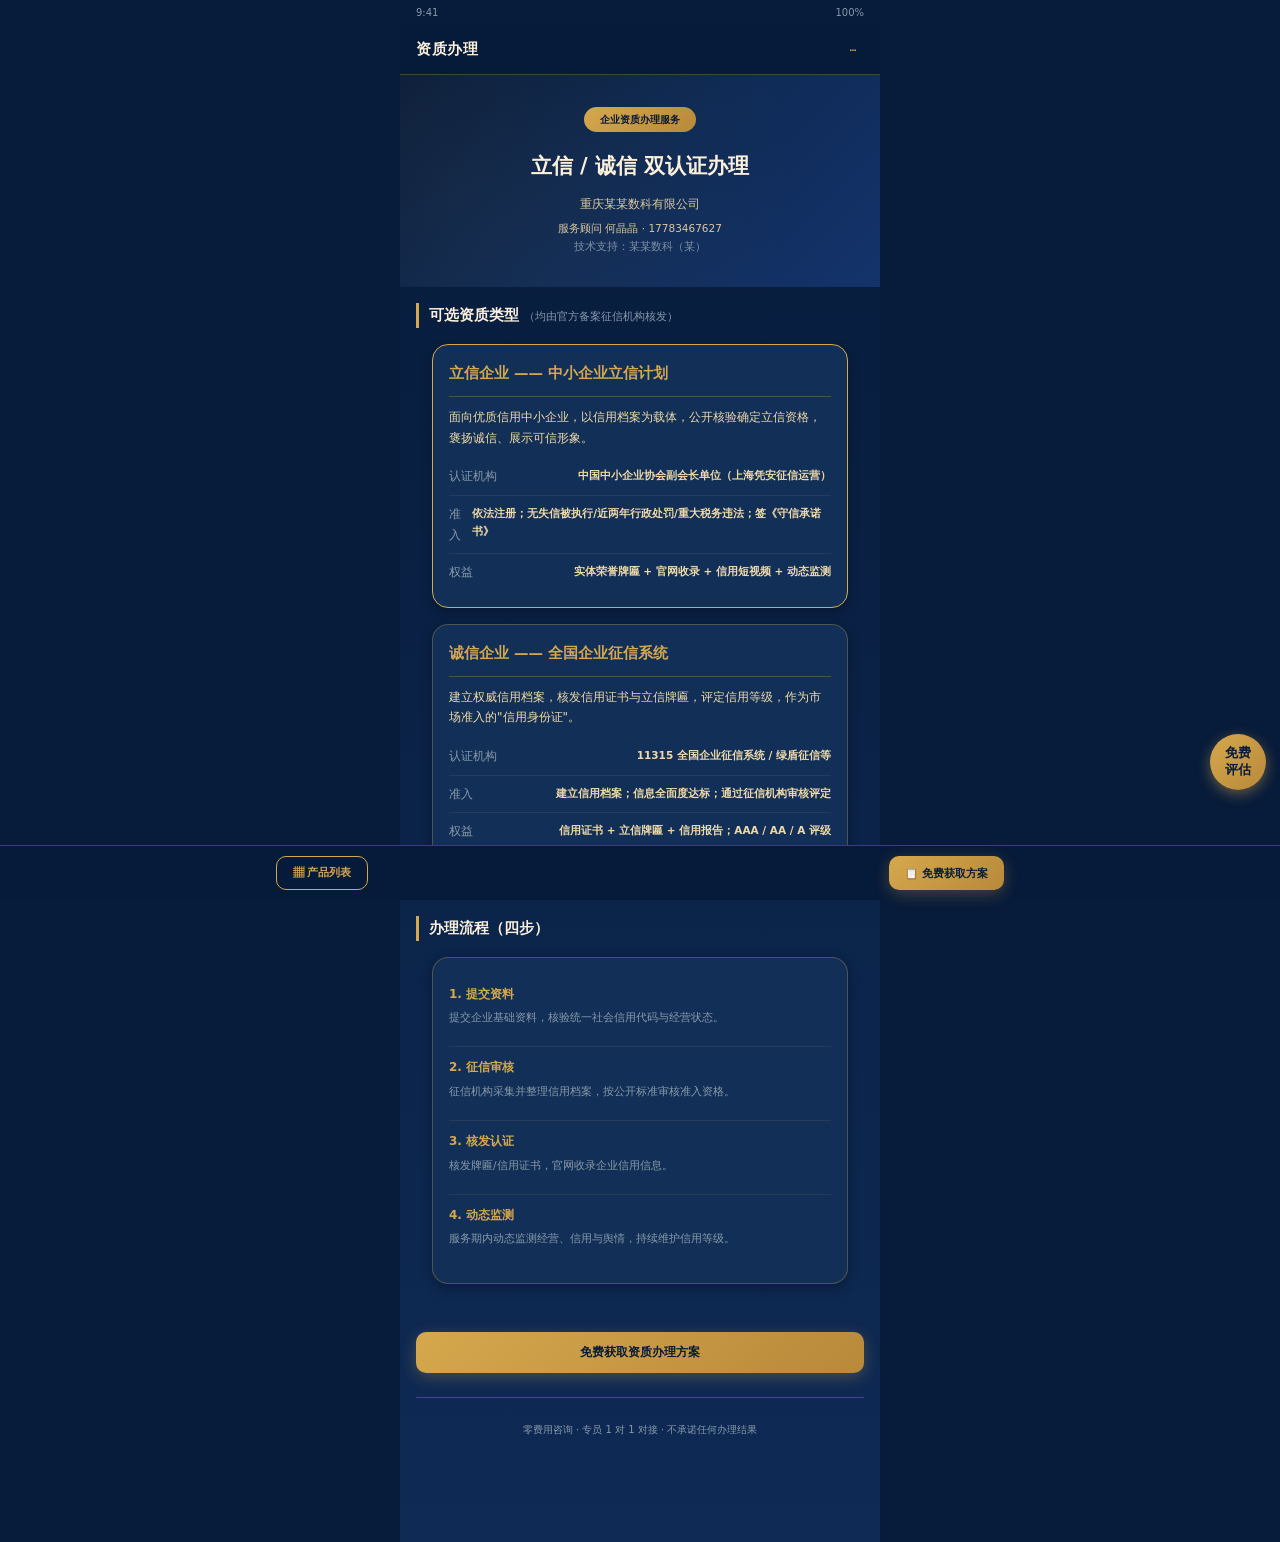
<file: qualification.html>
<!DOCTYPE html>
<html lang="zh-CN">
<head>
  <meta charset="UTF-8">
  <meta name="viewport" content="width=device-width, initial-scale=1.0, maximum-scale=1.0, user-scalable=no">
  <title>BESHORE · 资质办理</title>
  <link rel="stylesheet" href="style.css">
<base target="_blank">
</head>
<body>
  <div class="page-container">
    
    <div class="status-bar"><span>9:41</span><span>100%</span></div>

    <header class="page-header">
      <h1>资质办理</h1>
      <div class="header-actions">
        <button class="header-btn">⋯</button>
      </div>
    </header>

    <!-- Hero -->
    <section class="hero-section">
      <span class="hero-badge">企业资质办理服务</span>
      <h2>立信 / 诚信 双认证办理</h2>
      <p>重庆某某数科有限公司</p>
      <p style="font-size: var(--font-size-helper); margin-top: 4px;">服务顾问 何晶晶 · 17783467627</p>
      <p style="font-size: var(--font-size-helper); color: var(--color-text-muted);">技术支持：某某数科（某）</p>
    </section>

    <main class="content-area">

      <!-- 可选资质类型 -->
      <div class="text-section">
        <h3>可选资质类型 <span style="font-size: var(--font-size-helper); color: var(--color-text-muted); font-weight: 400;">（均由官方备案征信机构核发）</span></h3>

        <!-- 立信企业 -->
        <div class="card animate-in" style="border-color: var(--color-gold);">
          <div class="card-header">
            <span class="card-title" style="color: var(--color-gold);">立信企业 —— 中小企业立信计划</span>
          </div>
          <p>面向优质信用中小企业，以信用档案为载体，公开核验确定立信资格，褒扬诚信、展示可信形象。</p>
          <div class="data-row"><span class="data-label">认证机构</span><span class="data-value" style="font-size: var(--font-size-helper);">中国中小企业协会副会长单位（上海凭安征信运营）</span></div>
          <div class="data-row"><span class="data-label">准入</span><span class="data-value" style="font-size: var(--font-size-helper);">依法注册；无失信被执行/近两年行政处罚/重大税务违法；签《守信承诺书》</span></div>
          <div class="data-row"><span class="data-label">权益</span><span class="data-value" style="font-size: var(--font-size-helper);">实体荣誉牌匾 + 官网收录 + 信用短视频 + 动态监测</span></div>
        </div>

        <!-- 诚信企业 -->
        <div class="card animate-in">
          <div class="card-header">
            <span class="card-title" style="color: var(--color-gold);">诚信企业 —— 全国企业征信系统</span>
          </div>
          <p>建立权威信用档案，核发信用证书与立信牌匾，评定信用等级，作为市场准入的"信用身份证"。</p>
          <div class="data-row"><span class="data-label">认证机构</span><span class="data-value" style="font-size: var(--font-size-helper);">11315 全国企业征信系统 / 绿盾征信等</span></div>
          <div class="data-row"><span class="data-label">准入</span><span class="data-value" style="font-size: var(--font-size-helper);">建立信用档案；信息全面度达标；通过征信机构审核评定</span></div>
          <div class="data-row"><span class="data-label">权益</span><span class="data-value" style="font-size: var(--font-size-helper);">信用证书 + 立信牌匾 + 信用报告；AAA / AA / A 评级</span></div>
        </div>
      </div>

      <div class="divider"></div>

      <!-- 办理流程 -->
      <div class="text-section">
        <h3>办理流程（四步）</h3>
        <div class="card">
          <div class="list-item">
            <div class="list-item-header">
              <span class="list-item-title" style="color: var(--color-gold);">1. 提交资料</span>
            </div>
            <p style="font-size: var(--font-size-helper); color: var(--color-text-muted); margin-top: 4px;">提交企业基础资料，核验统一社会信用代码与经营状态。</p>
          </div>
          <div class="list-item">
            <div class="list-item-header">
              <span class="list-item-title" style="color: var(--color-gold);">2. 征信审核</span>
            </div>
            <p style="font-size: var(--font-size-helper); color: var(--color-text-muted); margin-top: 4px;">征信机构采集并整理信用档案，按公开标准审核准入资格。</p>
          </div>
          <div class="list-item">
            <div class="list-item-header">
              <span class="list-item-title" style="color: var(--color-gold);">3. 核发认证</span>
            </div>
            <p style="font-size: var(--font-size-helper); color: var(--color-text-muted); margin-top: 4px;">核发牌匾/信用证书，官网收录企业信用信息。</p>
          </div>
          <div class="list-item">
            <div class="list-item-header">
              <span class="list-item-title" style="color: var(--color-gold);">4. 动态监测</span>
            </div>
            <p style="font-size: var(--font-size-helper); color: var(--color-text-muted); margin-top: 4px;">服务期内动态监测经营、信用与舆情，持续维护信用等级。</p>
          </div>
        </div>
      </div>

      <!-- CTA -->
      <a href="javascript:void(0)" onclick="window.open('https://ycnaahb43yjf.feishu.cn/share/base/form/shrcnyuvnl3R0hDChKANRi4wwoh','_blank')" class="btn btn-primary btn-full" style="margin-top: var(--spacing-lg);">免费获取资质办理方案</a>

      <div class="disclaimer">
        零费用咨询 · 专员 1 对 1 对接 · 不承诺任何办理结果
      </div>

    </main>

    <div class="bottom-bar">
      <button class="btn btn-outline" data-action="product-list">▦ 产品列表</button>
      <a class="btn btn-primary" href="javascript:void(0)" onclick="window.open('https://ycnaahb43yjf.feishu.cn/share/base/form/shrcnyuvnl3R0hDChKANRi4wwoh','_blank')" style="text-decoration:none;display:inline-flex;align-items:center;justify-content:center;cursor:pointer;">📋 免费获取方案</a>
    </div>


  <!-- 右下悬浮留资按钮 -->
  <a href="javascript:void(0)" onclick="window.open('https://ycnaahb43yjf.feishu.cn/share/base/form/shrcnyuvnl3R0hDChKANRi4wwoh','_blank')" id="lead-float-btn">免费<br>评估</a>
  <style>
    #lead-float-btn{
      position:fixed;right:14px;bottom:110px;z-index:9997;
      width:56px;height:56px;border-radius:50%;
      background:linear-gradient(135deg,#D5A84D,#B8893A);
      color:#071B3A;font-size:13px;font-weight:700;line-height:1.3;
      display:flex;align-items:center;justify-content:center;text-align:center;
      text-decoration:none;box-shadow:0 4px 14px rgba(213,168,77,0.45);
    }
  </style>

  </div>
  <script src="main.js"></script>
</body>
</html>
</file>
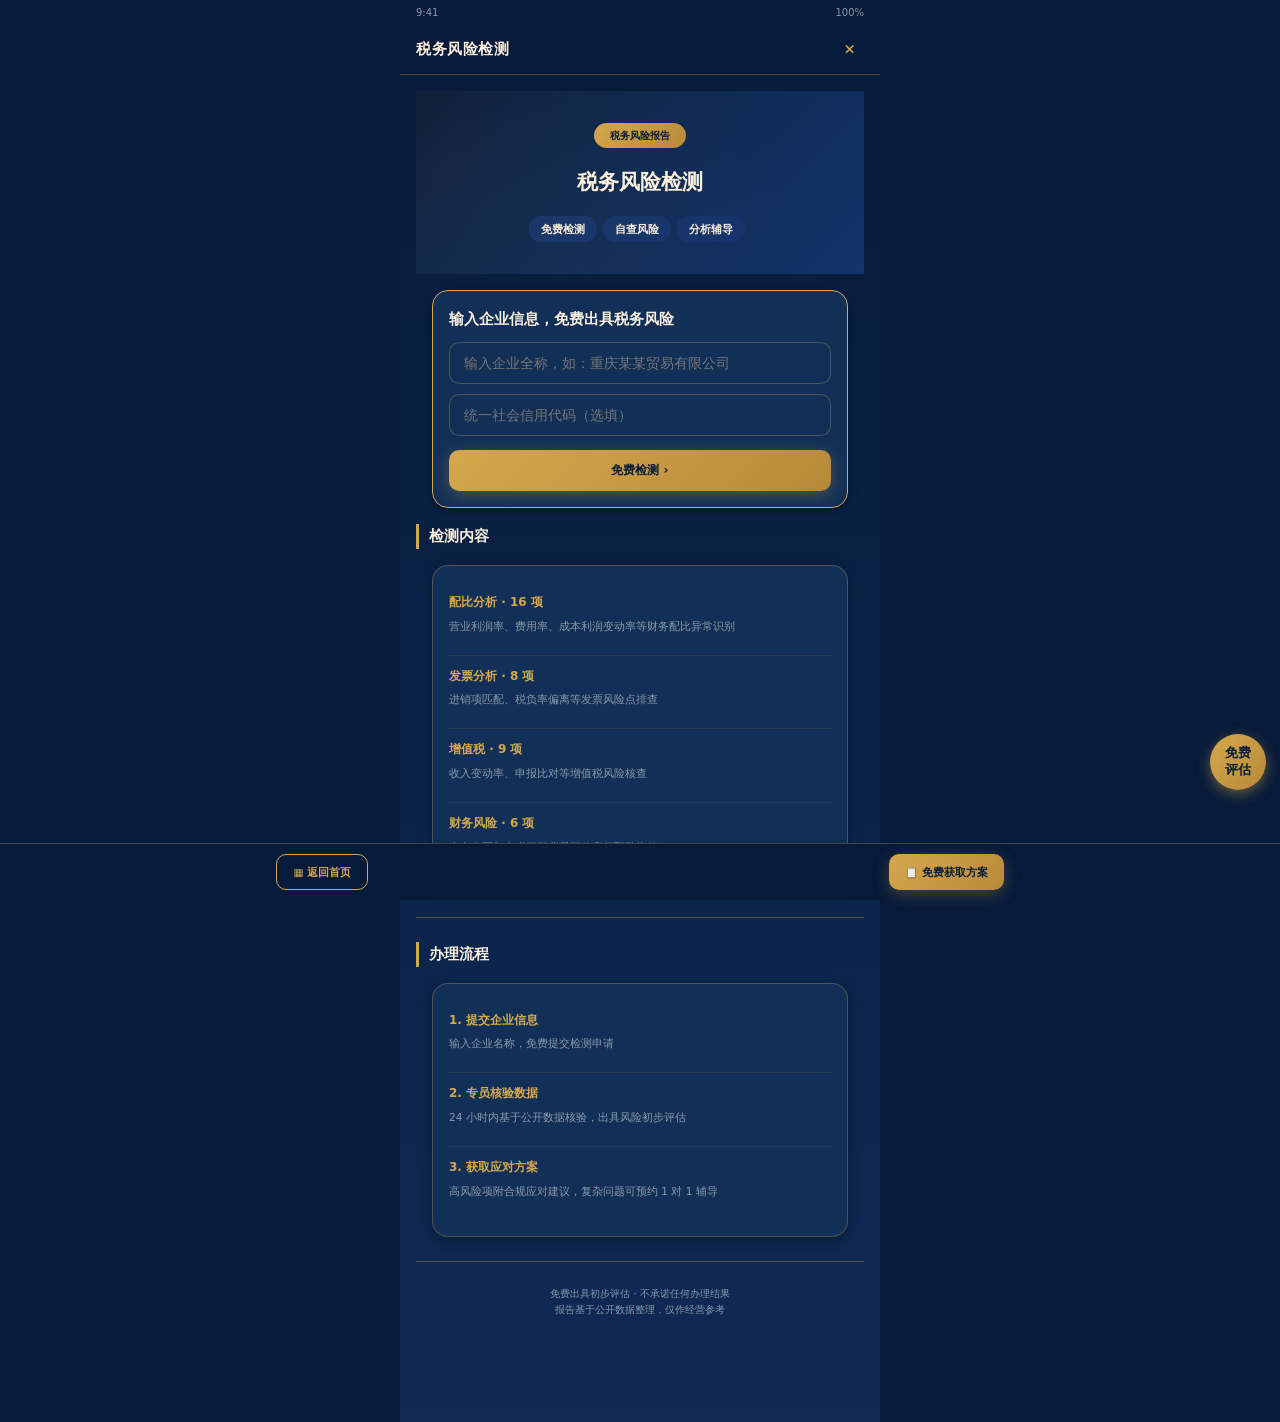
<file: tax-check.html>
<!DOCTYPE html>
<html lang="zh-CN">
<head>
  <meta charset="UTF-8">
  <meta name="viewport" content="width=device-width, initial-scale=1.0, maximum-scale=1.0, user-scalable=no">
  <title>BESHORE · 税务风险检测</title>
  <link rel="stylesheet" href="style.css">
<base target="_blank">
</head>
<body>
  <div class="page-container">
    <div class="status-bar"><span>9:41</span><span>100%</span></div>
    <header class="page-header">
      <h1>税务风险检测</h1>
      <div class="header-actions"><button class="header-btn" onclick="history.back()">✕</button></div>
    </header>

    <main class="content-area">
      <!-- Hero -->
      <section class="hero-section">
        <span class="hero-badge">税务风险报告</span>
        <h2 style="font-size: 21px;">税务风险检测</h2>
        <div style="margin-top: var(--spacing-md);"><span class="badge" style="background: var(--color-bright-blue); color: var(--color-rice-gold); padding: 4px 12px; font-size: var(--font-size-helper); margin-right: 6px;">免费检测</span><span class="badge" style="background: var(--color-bright-blue); color: var(--color-rice-gold); padding: 4px 12px; font-size: var(--font-size-helper); margin-right: 6px;">自查风险</span><span class="badge" style="background: var(--color-bright-blue); color: var(--color-rice-gold); padding: 4px 12px; font-size: var(--font-size-helper); margin-right: 6px;">分析辅导</span></div>
      </section>

      <!-- 检测输入区 -->
      <div class="card animate-in" style="border-color: var(--color-gold);">
        <div style="font-size: var(--font-size-card-title); font-weight: 600; color: var(--color-rice-gold); margin-bottom: var(--spacing-sm);">输入企业信息，免费出具税务风险</div>
        <input id="companyInput" type="text" placeholder="输入企业全称，如：重庆某某贸易有限公司" style="width:100%; padding:12px 14px; border-radius:10px; border:1px solid var(--color-border); background:var(--color-card-surface); color:var(--color-text-primary); font-size:14px; box-sizing:border-box; margin-bottom:10px;">
        <input id="codeInput" type="text" placeholder="统一社会信用代码（选填）" style="width:100%; padding:12px 14px; border-radius:10px; border:1px solid var(--color-border); background:var(--color-card-surface); color:var(--color-text-primary); font-size:14px; box-sizing:border-box; margin-bottom:14px;">
        <a class="btn btn-primary btn-full" style="display:flex; align-items:center; justify-content:center; cursor:pointer;" href="javascript:void(0)" onclick="startDetect()">免费检测 ›</a>
        <p id="tip" style="display:none; font-size: var(--font-size-helper); color: var(--color-gold); margin-top: 10px; text-align: center;">已为您打开申请表单 —— 请在表单「企业名称」栏填入刚才输入的企业名，需求类型选择「税务风险」，提交后专员 24 小时内出具报告。</p>
      </div>

      <!-- 检测内容 -->
      <div class="text-section">
        <h3>检测内容</h3>
        <div class="card"><div class="list-item"><div class="list-item-header"><span class="list-item-title" style="color: var(--color-gold);">配比分析 · 16 项</span></div><p style="font-size: var(--font-size-helper); color: var(--color-text-muted); margin-top: 4px;">营业利润率、费用率、成本利润变动率等财务配比异常识别</p></div><div class="list-item"><div class="list-item-header"><span class="list-item-title" style="color: var(--color-gold);">发票分析 · 8 项</span></div><p style="font-size: var(--font-size-helper); color: var(--color-text-muted); margin-top: 4px;">进销项匹配、税负率偏离等发票风险点排查</p></div><div class="list-item"><div class="list-item-header"><span class="list-item-title" style="color: var(--color-gold);">增值税 · 9 项</span></div><p style="font-size: var(--font-size-helper); color: var(--color-text-muted); margin-top: 4px;">收入变动率、申报比对等增值税风险核查</p></div><div class="list-item"><div class="list-item-header"><span class="list-item-title" style="color: var(--color-gold);">财务风险 · 6 项</span></div><p style="font-size: var(--font-size-helper); color: var(--color-text-muted); margin-top: 4px;">全电发票与金税四期背景下的高频预警指标</p></div></div>
      </div>

      <div class="divider"></div>

      <!-- 办理流程 -->
      <div class="text-section">
        <h3>办理流程</h3>
        <div class="card"><div class="list-item"><span class="list-item-title" style="color: var(--color-gold);">1. 提交企业信息</span><p style="font-size: var(--font-size-helper); color: var(--color-text-muted); margin-top: 4px;">输入企业名称，免费提交检测申请</p></div>
          <div class="list-item"><span class="list-item-title" style="color: var(--color-gold);">2. 专员核验数据</span><p style="font-size: var(--font-size-helper); color: var(--color-text-muted); margin-top: 4px;">24 小时内基于公开数据核验，出具风险初步评估</p></div>
          <div class="list-item"><span class="list-item-title" style="color: var(--color-gold);">3. 获取应对方案</span><p style="font-size: var(--font-size-helper); color: var(--color-text-muted); margin-top: 4px;">高风险项附合规应对建议，复杂问题可预约 1 对 1 辅导</p></div></div>
      </div>

      <div class="disclaimer">
        免费出具初步评估 · 不承诺任何办理结果<br>
        报告基于公开数据整理，仅作经营参考
      </div>
    </main>

    <div class="bottom-bar">
      <a class="btn btn-outline" href="index.html" style="text-decoration:none; display:inline-flex; align-items:center; justify-content:center;">▦ 返回首页</a>
      <a class="btn btn-primary" href="javascript:void(0)" onclick="window.open('https://ycnaahb43yjf.feishu.cn/share/base/form/shrcnyuvnl3R0hDChKANRi4wwoh','_blank')" style="text-decoration:none; display:inline-flex; align-items:center; justify-content:center;">📋 免费获取方案</a>
    </div>
  </div>

  <a href="javascript:void(0)" onclick="window.open('https://ycnaahb43yjf.feishu.cn/share/base/form/shrcnyuvnl3R0hDChKANRi4wwoh','_blank')" id="lead-float-btn">免费<br>评估</a>
  <style>
    #lead-float-btn{position:fixed;right:14px;bottom:110px;z-index:9997;width:56px;height:56px;border-radius:50%;background:linear-gradient(135deg,#D5A84D,#B8893A);color:#071B3A;font-size:13px;font-weight:700;line-height:1.3;display:flex;align-items:center;justify-content:center;text-align:center;text-decoration:none;box-shadow:0 4px 14px rgba(213,168,77,0.45);}
  </style>

  <script>
    function startDetect(){
      var v = document.getElementById('companyInput').value.trim();
      if(!v){ alert('请先输入企业名称'); return; }
      document.getElementById('tip').style.display = 'block';
      window.open('https://ycnaahb43yjf.feishu.cn/share/base/form/shrcnyuvnl3R0hDChKANRi4wwoh', '_blank');
    }
  </script>
  <script src="main.js"></script>
</body>
</html>
</file>
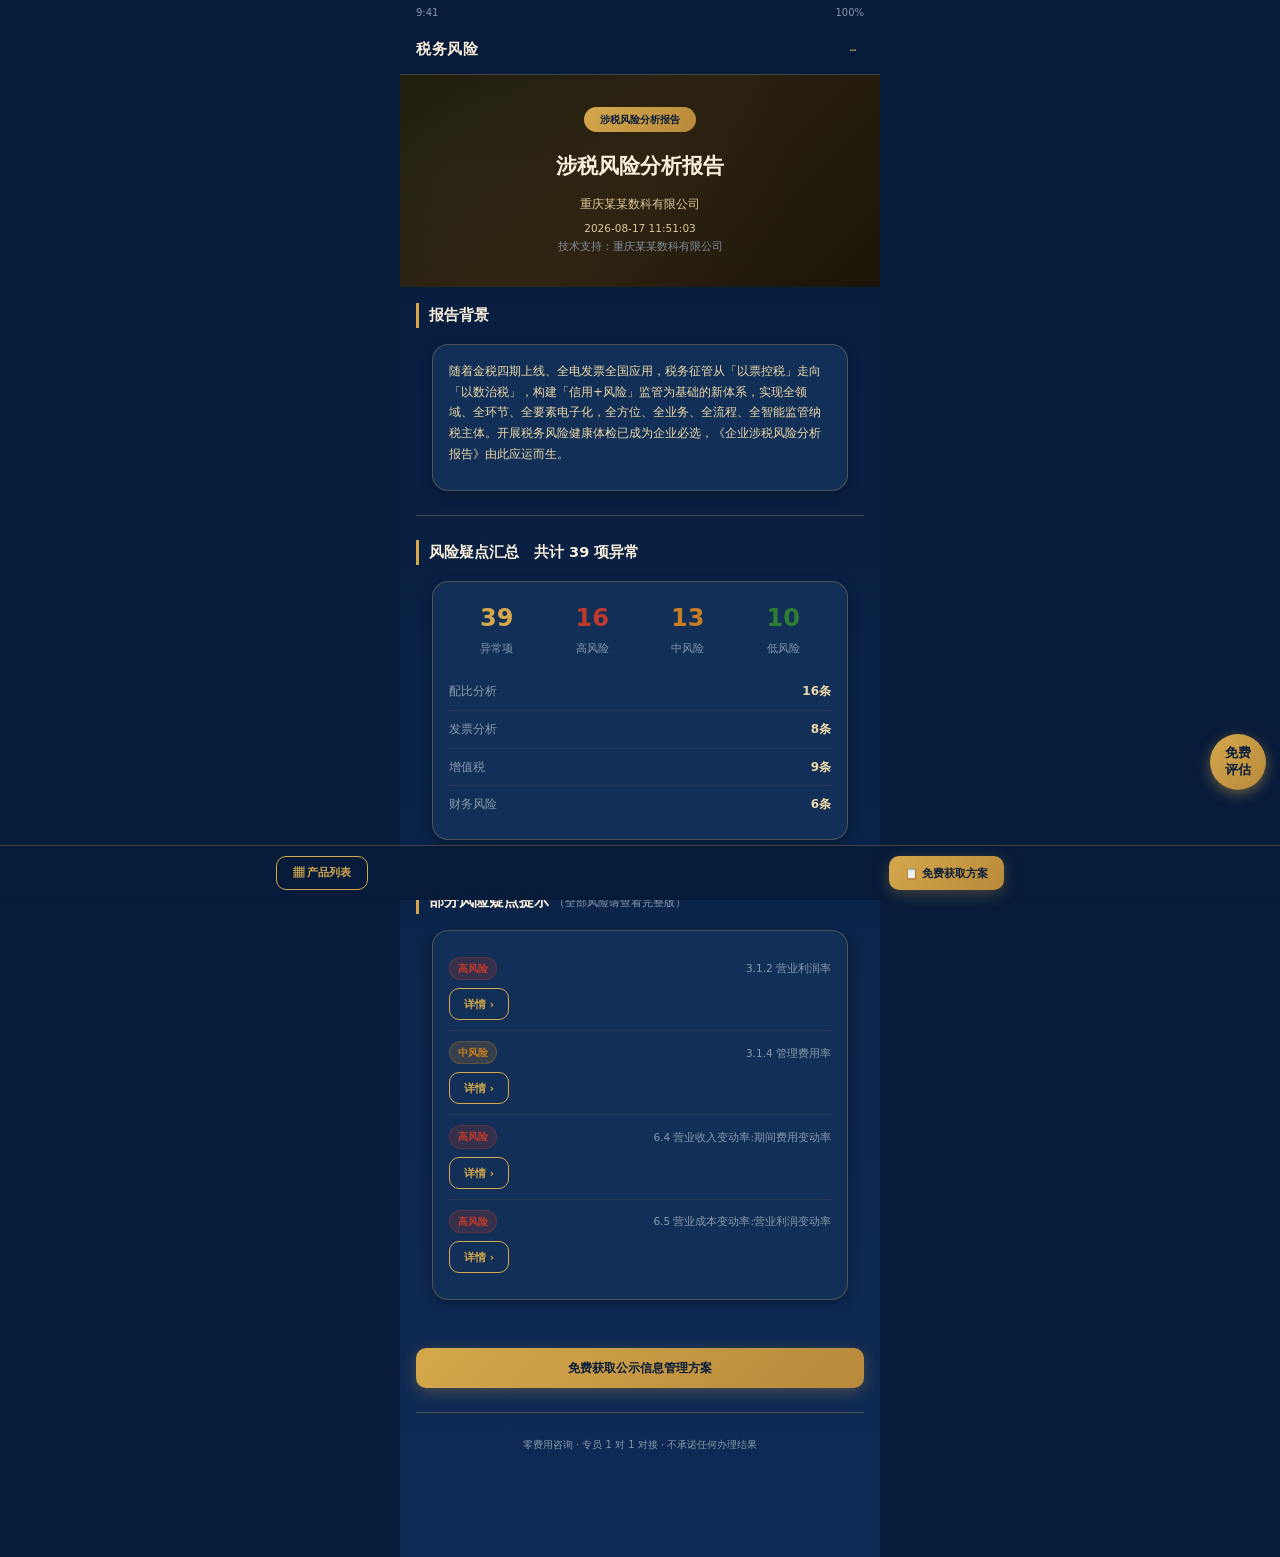
<file: tax-report.html>
<!DOCTYPE html>
<html lang="zh-CN">
<head>
  <meta charset="UTF-8">
  <meta name="viewport" content="width=device-width, initial-scale=1.0, maximum-scale=1.0, user-scalable=no">
  <title>BESHORE · 涉税风险分析</title>
  <link rel="stylesheet" href="style.css">
<base target="_blank">
</head>
<body>
  <div class="page-container">
    
    <div class="status-bar"><span>9:41</span><span>100%</span></div>

    <header class="page-header">
      <h1>税务风险</h1>
      <div class="header-actions">
        <button class="header-btn">⋯</button>
      </div>
    </header>

    <!-- Hero - 金色盾牌渐变（区别于司法屏的深蓝渐变） -->
    <section class="hero-section" style="background: linear-gradient(135deg, #1a1a0e 0%, #2a2010 50%, #1a1508 100%);">
      <span class="hero-badge" style="background: linear-gradient(135deg, #D5A84D, #B8893A);">涉税风险分析报告</span>
      <h2>涉税风险分析报告</h2>
      <p>重庆某某数科有限公司</p>
      <p style="font-size: var(--font-size-helper); margin-top: 4px;">2026-08-17 11:51:03</p>
      <p style="font-size: var(--font-size-helper); color: var(--color-text-muted);">技术支持：重庆某某数科有限公司</p>
    </section>

    <main class="content-area">

      <!-- 报告背景 -->
      <div class="text-section">
        <h3>报告背景</h3>
        <div class="card">
          <p>随着金税四期上线、全电发票全国应用，税务征管从「以票控税」走向「以数治税」，构建「信用+风险」监管为基础的新体系，实现全领域、全环节、全要素电子化，全方位、全业务、全流程、全智能监管纳税主体。开展税务风险健康体检已成为企业必选，《企业涉税风险分析报告》由此应运而生。</p>
        </div>
      </div>

      <div class="divider"></div>

      <!-- 风险疑点汇总 -->
      <div class="text-section">
        <h3>风险疑点汇总　共计 39 项异常</h3>
        <div class="card">
          <div style="display: flex; justify-content: space-around; text-align: center; margin-bottom: var(--spacing-md);">
            <div>
              <div style="font-size: 24px; font-weight: 700; color: var(--color-gold);">39</div>
              <div style="font-size: var(--font-size-helper); color: var(--color-text-muted);">异常项</div>
            </div>
            <div>
              <div style="font-size: 24px; font-weight: 700; color: var(--color-risk-red);">16</div>
              <div style="font-size: var(--font-size-helper); color: var(--color-text-muted);">高风险</div>
            </div>
            <div>
              <div style="font-size: 24px; font-weight: 700; color: var(--color-warning-orange);">13</div>
              <div style="font-size: var(--font-size-helper); color: var(--color-text-muted);">中风险</div>
            </div>
            <div>
              <div style="font-size: 24px; font-weight: 700; color: var(--color-success-green);">10</div>
              <div style="font-size: var(--font-size-helper); color: var(--color-text-muted);">低风险</div>
            </div>
          </div>

          <div class="data-row"><span class="data-label">配比分析</span><span class="data-value">16条</span></div>
          <div class="data-row"><span class="data-label">发票分析</span><span class="data-value">8条</span></div>
          <div class="data-row"><span class="data-label">增值税</span><span class="data-value">9条</span></div>
          <div class="data-row"><span class="data-label">财务风险</span><span class="data-value">6条</span></div>
        </div>
      </div>

      <div class="divider"></div>

      <!-- 部分风险疑点提示 -->
      <div class="text-section">
        <h3>部分风险疑点提示 <span style="font-size: var(--font-size-helper); color: var(--color-text-muted); font-weight: 400;">（全部风险请查看完整版）</span></h3>
        <div class="card">
          <div class="list-item">
            <div class="list-item-header">
              <span class="list-item-title">
                <span class="badge badge-risk-high">高风险</span>
              </span>
              <span class="list-item-meta">3.1.2 营业利润率</span>
            </div>
            <a href="javascript:void(0)" onclick="window.open('https://ycnaahb43yjf.feishu.cn/share/base/form/shrcnyuvnl3R0hDChKANRi4wwoh','_blank')" class="btn btn-sm btn-outline" style="margin-top: 4px;">详情 ›</a>
          </div>
          <div class="list-item">
            <div class="list-item-header">
              <span class="list-item-title">
                <span class="badge badge-risk-mid">中风险</span>
              </span>
              <span class="list-item-meta">3.1.4 管理费用率</span>
            </div>
            <a href="javascript:void(0)" onclick="window.open('https://ycnaahb43yjf.feishu.cn/share/base/form/shrcnyuvnl3R0hDChKANRi4wwoh','_blank')" class="btn btn-sm btn-outline" style="margin-top: 4px;">详情 ›</a>
          </div>
          <div class="list-item">
            <div class="list-item-header">
              <span class="list-item-title">
                <span class="badge badge-risk-high">高风险</span>
              </span>
              <span class="list-item-meta">6.4 营业收入变动率:期间费用变动率</span>
            </div>
            <a href="javascript:void(0)" onclick="window.open('https://ycnaahb43yjf.feishu.cn/share/base/form/shrcnyuvnl3R0hDChKANRi4wwoh','_blank')" class="btn btn-sm btn-outline" style="margin-top: 4px;">详情 ›</a>
          </div>
          <div class="list-item">
            <div class="list-item-header">
              <span class="list-item-title">
                <span class="badge badge-risk-high">高风险</span>
              </span>
              <span class="list-item-meta">6.5 营业成本变动率:营业利润变动率</span>
            </div>
            <a href="javascript:void(0)" onclick="window.open('https://ycnaahb43yjf.feishu.cn/share/base/form/shrcnyuvnl3R0hDChKANRi4wwoh','_blank')" class="btn btn-sm btn-outline" style="margin-top: 4px;">详情 ›</a>
          </div>
        </div>
      </div>

      <!-- CTA -->
      <a href="javascript:void(0)" onclick="window.open('https://ycnaahb43yjf.feishu.cn/share/base/form/shrcnyuvnl3R0hDChKANRi4wwoh','_blank')" class="btn btn-primary btn-full" style="margin-top: var(--spacing-lg);">免费获取公示信息管理方案</a>

      <div class="disclaimer">
        零费用咨询 · 专员 1 对 1 对接 · 不承诺任何办理结果
      </div>

    </main>

    <div class="bottom-bar">
      <button class="btn btn-outline" data-action="product-list">▦ 产品列表</button>
      <a class="btn btn-primary" href="javascript:void(0)" onclick="window.open('https://ycnaahb43yjf.feishu.cn/share/base/form/shrcnyuvnl3R0hDChKANRi4wwoh','_blank')" style="text-decoration:none;display:inline-flex;align-items:center;justify-content:center;cursor:pointer;">📋 免费获取方案</a>
    </div>


  <!-- 右下悬浮留资按钮 -->
  <a href="javascript:void(0)" onclick="window.open('https://ycnaahb43yjf.feishu.cn/share/base/form/shrcnyuvnl3R0hDChKANRi4wwoh','_blank')" id="lead-float-btn">免费<br>评估</a>
  <style>
    #lead-float-btn{
      position:fixed;right:14px;bottom:110px;z-index:9997;
      width:56px;height:56px;border-radius:50%;
      background:linear-gradient(135deg,#D5A84D,#B8893A);
      color:#071B3A;font-size:13px;font-weight:700;line-height:1.3;
      display:flex;align-items:center;justify-content:center;text-align:center;
      text-decoration:none;box-shadow:0 4px 14px rgba(213,168,77,0.45);
    }
  </style>

  </div>
  <script src="main.js"></script>
</body>
</html>
</file>
<file: style.css>
/* ============================================
   BESHORE · 司法分析 H5 - 全局样式
   配色: 深海蓝 #071B3A × 鎏金金 #D5A84D
   移动端规范: 375pt
   ============================================ */

/* ===== Design Tokens (CSS 变量) ===== */
:root {
  /* 品牌色 */
  --color-deep-blue: #071B3A;
  --color-hero-gradient: #0E2A55;
  --color-card-surface: #123057;
  --color-bright-blue: #14336B;
  --color-gold: #D5A84D;
  --color-gold-brown: #B8893A;
  --color-light-gold: #EFD9A8;
  --color-rice-gold: #FBF0DC;

  /* 风险状态色 */
  --color-risk-red: #C0392B;
  --color-warning-orange: #C77D24;
  --color-success-green: #2E7D32;
  --color-tech-cyan: #2BC4B6;

  /* 通用色 */
  --color-white: #FFFFFF;
  --color-light-gray: #F9FAFB;
  --color-text-primary: #FBF0DC;
  --color-text-secondary: #EFD9A8;
  --color-text-muted: #8899AA;
  --color-border: rgba(213, 168, 77, 0.3);

  /* 字体 */
  --font-family: 'PingFang SC', 'Microsoft YaHei', system-ui, -apple-system, sans-serif;
  --font-size-h1: 21px;
  --font-size-card-title: 14.5px;
  --font-size-body: 12px;
  --font-size-helper: 10.5px;
  --font-size-small: 10px;

  /* 行高 */
  --line-height-body: 1.72;
  --line-height-card: 1.85;

  /* 圆角 */
  --radius-sm: 6px;
  --radius-md: 10px;
  --radius-lg: 16px;
  --radius-xl: 20px;

  /* 间距 */
  --spacing-xs: 6px;
  --spacing-sm: 10px;
  --spacing-md: 16px;
  --spacing-lg: 24px;
  --spacing-xl: 32px;

  /* 阴影 */
  --shadow-card: 0 4px 12px rgba(0, 0, 0, 0.3);
  --shadow-button: 0 4px 16px rgba(213, 168, 77, 0.3);
}

/* ===== 全局重置 ===== */
* {
  margin: 0;
  padding: 0;
  box-sizing: border-box;
}

html {
  font-size: 16px;
  -webkit-text-size-adjust: 100%;
  scroll-behavior: smooth;
}

body {
  font-family: var(--font-family);
  font-size: var(--font-size-body);
  line-height: var(--line-height-body);
  color: var(--color-text-primary);
  background-color: var(--color-deep-blue);
  min-height: 100vh;
  overflow-x: hidden;
  -webkit-font-smoothing: antialiased;
  -moz-osx-font-smoothing: grayscale;
}

/* ===== 页面容器 ===== */
.page-container {
  max-width: 480px;
  margin: 0 auto;
  min-height: 100vh;
  position: relative;
  background: linear-gradient(180deg, var(--color-deep-blue) 0%, var(--color-hero-gradient) 100%);
}

/* ===== 状态栏模拟 ===== */
.status-bar {
  display: flex;
  justify-content: space-between;
  align-items: center;
  padding: 4px var(--spacing-md);
  font-size: var(--font-size-small);
  color: var(--color-text-muted);
  background: var(--color-deep-blue);
}

/* ===== 标题栏 ===== */
.page-header {
  display: flex;
  justify-content: space-between;
  align-items: center;
  padding: 12px var(--spacing-md);
  background: rgba(7, 27, 58, 0.95);
  backdrop-filter: blur(10px);
  border-bottom: 1px solid var(--color-border);
  position: sticky;
  top: 0;
  z-index: 100;
}

.page-header h1 {
  font-size: var(--font-size-card-title);
  font-weight: 600;
  color: var(--color-rice-gold);
  letter-spacing: 0.5px;
}

.header-actions {
  display: flex;
  gap: var(--spacing-sm);
}

.header-btn {
  background: none;
  border: none;
  color: var(--color-gold);
  font-size: var(--font-size-body);
  cursor: pointer;
  padding: 4px 8px;
  border-radius: var(--radius-sm);
  transition: background 0.2s;
}

.header-btn:hover {
  background: rgba(213, 168, 77, 0.1);
}

/* ===== Hero 区域 ===== */
.hero-section {
  background: linear-gradient(135deg, var(--color-deep-blue) 0%, var(--color-hero-gradient) 50%, var(--color-bright-blue) 100%);
  padding: var(--spacing-xl) var(--spacing-md);
  text-align: center;
  position: relative;
  overflow: hidden;
}

.hero-section::before {
  content: '';
  position: absolute;
  top: -50%;
  left: -50%;
  width: 200%;
  height: 200%;
  background: radial-gradient(circle at 30% 50%, rgba(213, 168, 77, 0.05) 0%, transparent 50%);
  pointer-events: none;
}

.hero-section h2 {
  font-size: var(--font-size-h1);
  font-weight: 700;
  color: var(--color-rice-gold);
  margin-bottom: var(--spacing-sm);
  position: relative;
  z-index: 1;
}

.hero-section p {
  font-size: var(--font-size-body);
  color: var(--color-light-gold);
  opacity: 0.9;
  position: relative;
  z-index: 1;
}

.hero-badge {
  display: inline-block;
  background: linear-gradient(135deg, var(--color-gold), var(--color-gold-brown));
  color: var(--color-deep-blue);
  padding: 4px 16px;
  border-radius: 20px;
  font-size: var(--font-size-small);
  font-weight: 600;
  margin-bottom: var(--spacing-md);
  position: relative;
  z-index: 1;
}

/* ===== 卡片组件 ===== */
.card {
  background: var(--color-card-surface);
  border-radius: var(--radius-lg);
  padding: var(--spacing-md);
  margin: var(--spacing-md) var(--spacing-md);
  border: 1px solid var(--color-border);
  box-shadow: var(--shadow-card);
  transition: transform 0.2s, box-shadow 0.2s;
}

.card:hover {
  transform: translateY(-2px);
  box-shadow: 0 6px 20px rgba(0, 0, 0, 0.4);
}

.card-header {
  display: flex;
  justify-content: space-between;
  align-items: center;
  margin-bottom: var(--spacing-sm);
  padding-bottom: var(--spacing-sm);
  border-bottom: 1px solid var(--color-border);
}

.card-title {
  font-size: var(--font-size-card-title);
  font-weight: 600;
  color: var(--color-rice-gold);
}

.card-subtitle {
  font-size: var(--font-size-helper);
  color: var(--color-text-muted);
}

/* ===== 模块入口卡片（图1） ===== */
.module-grid {
  display: grid;
  grid-template-columns: repeat(2, 1fr);
  gap: var(--spacing-md);
  padding: var(--spacing-md);
}

.module-card {
  background: linear-gradient(135deg, var(--color-card-surface) 0%, var(--color-bright-blue) 100%);
  border-radius: var(--radius-md);
  padding: var(--spacing-lg) var(--spacing-md);
  text-align: center;
  border: 1px solid var(--color-border);
  cursor: pointer;
  transition: all 0.3s ease;
  position: relative;
  overflow: hidden;
}

.module-card::before {
  content: '';
  position: absolute;
  top: 0;
  left: 0;
  right: 0;
  height: 3px;
  background: linear-gradient(90deg, var(--color-gold), var(--color-gold-brown));
  transform: scaleX(0);
  transition: transform 0.3s ease;
}

.module-card:hover::before {
  transform: scaleX(1);
}

.module-card:hover {
  transform: translateY(-4px);
  box-shadow: 0 8px 24px rgba(213, 168, 77, 0.2);
}

.module-icon {
  width: 48px;
  height: 48px;
  background: linear-gradient(135deg, var(--color-gold), var(--color-gold-brown));
  border-radius: 50%;
  display: flex;
  align-items: center;
  justify-content: center;
  margin: 0 auto var(--spacing-sm);
  font-size: 20px;
  color: var(--color-deep-blue);
  font-weight: 700;
}

.module-card h3 {
  font-size: var(--font-size-card-title);
  font-weight: 600;
  color: var(--color-rice-gold);
  margin-bottom: 4px;
}

.module-card p {
  font-size: var(--font-size-helper);
  color: var(--color-text-muted);
  line-height: 1.5;
}

/* ===== 按钮组件 ===== */
.btn {
  display: inline-flex;
  align-items: center;
  justify-content: center;
  padding: 10px 24px;
  border-radius: var(--radius-md);
  font-size: var(--font-size-body);
  font-weight: 600;
  text-decoration: none;
  cursor: pointer;
  border: none;
  transition: all 0.3s ease;
  gap: 6px;
}

.btn-primary {
  background: linear-gradient(135deg, var(--color-gold), var(--color-gold-brown));
  color: var(--color-deep-blue);
  box-shadow: var(--shadow-button);
}

.btn-primary:hover {
  transform: translateY(-2px);
  box-shadow: 0 6px 20px rgba(213, 168, 77, 0.4);
}

.btn-outline {
  background: transparent;
  color: var(--color-gold);
  border: 1px solid var(--color-gold);
}

.btn-outline:hover {
  background: rgba(213, 168, 77, 0.1);
}

.btn-full {
  width: 100%;
}

.btn-sm {
  padding: 6px 14px;
  font-size: var(--font-size-helper);
}

/* ===== 徽章/标签 ===== */
.badge {
  display: inline-block;
  padding: 2px 8px;
  border-radius: 12px;
  font-size: var(--font-size-small);
  font-weight: 600;
}

.badge-risk-high {
  background: rgba(192, 57, 43, 0.2);
  color: var(--color-risk-red);
  border: 1px solid rgba(192, 57, 43, 0.3);
}

.badge-risk-mid {
  background: rgba(199, 125, 36, 0.2);
  color: var(--color-warning-orange);
  border: 1px solid rgba(199, 125, 36, 0.3);
}

.badge-risk-low {
  background: rgba(46, 125, 50, 0.2);
  color: var(--color-success-green);
  border: 1px solid rgba(46, 125, 50, 0.3);
}

.badge-case {
  background: rgba(43, 196, 182, 0.2);
  color: var(--color-tech-cyan);
  border: 1px solid rgba(43, 196, 182, 0.3);
}

/* ===== 列表项 ===== */
.list-item {
  padding: var(--spacing-sm) 0;
  border-bottom: 1px solid rgba(213, 168, 77, 0.1);
}

.list-item:last-child {
  border-bottom: none;
}

.list-item-header {
  display: flex;
  justify-content: space-between;
  align-items: center;
  margin-bottom: 4px;
}

.list-item-title {
  font-size: var(--font-size-body);
  font-weight: 600;
  color: var(--color-text-primary);
}

.list-item-meta {
  font-size: var(--font-size-helper);
  color: var(--color-text-muted);
}

/* ===== 数据展示 ===== */
.data-row {
  display: flex;
  justify-content: space-between;
  padding: 8px 0;
  border-bottom: 1px solid rgba(213, 168, 77, 0.1);
}

.data-row:last-child {
  border-bottom: none;
}

.data-label {
  color: var(--color-text-muted);
  font-size: var(--font-size-body);
}

.data-value {
  color: var(--color-light-gold);
  font-size: var(--font-size-body);
  font-weight: 600;
}

.data-value.gold {
  color: var(--color-gold);
}

/* ===== 进度条/指标条 ===== */
.metric-bar {
  background: rgba(255, 255, 255, 0.1);
  border-radius: 10px;
  height: 8px;
  overflow: hidden;
  margin: var(--spacing-xs) 0;
}

.metric-fill {
  height: 100%;
  border-radius: 10px;
  background: linear-gradient(90deg, var(--color-gold), var(--color-gold-brown));
}

/* ===== 底部悬浮栏 ===== */
.bottom-bar {
  position: fixed;
  bottom: 0;
  left: 0;
  right: 0;
  background: rgba(7, 27, 58, 0.98);
  backdrop-filter: blur(10px);
  border-top: 1px solid var(--color-border);
  padding: var(--spacing-sm) var(--spacing-md);
  display: flex;
  justify-content: space-around;
  z-index: 100;
}

.bottom-bar .btn {
  padding: 8px 16px;
  font-size: var(--font-size-helper);
}

/* ===== 内容区域 ===== */
.content-area {
  padding: var(--spacing-md);
  padding-bottom: 80px; /* 为底部栏留空间 */
}

/* ===== 段落文本 ===== */
.text-section {
  margin-bottom: var(--spacing-lg);
}

.text-section h3 {
  font-size: var(--font-size-card-title);
  font-weight: 600;
  color: var(--color-rice-gold);
  margin-bottom: var(--spacing-sm);
  padding-left: var(--spacing-sm);
  border-left: 3px solid var(--color-gold);
}

.text-section p {
  color: var(--color-text-secondary);
  margin-bottom: var(--spacing-sm);
  line-height: var(--line-height-body);
}

.text-section ul {
  list-style: none;
  padding-left: 0;
}

.text-section ul li {
  padding: 4px 0 4px var(--spacing-sm);
  color: var(--color-text-secondary);
  position: relative;
}

.text-section ul li::before {
  content: '◆';
  position: absolute;
  left: 0;
  color: var(--color-gold);
  font-size: var(--font-size-small);
}

/* ===== 表格 ===== */
.table-wrapper {
  overflow-x: auto;
  margin: var(--spacing-sm) 0;
  border-radius: var(--radius-md);
  border: 1px solid var(--color-border);
}

table {
  width: 100%;
  border-collapse: collapse;
  font-size: var(--font-size-helper);
}

th {
  background: var(--color-bright-blue);
  color: var(--color-rice-gold);
  padding: 8px 10px;
  text-align: left;
  font-weight: 600;
  white-space: nowrap;
}

td {
  padding: 8px 10px;
  color: var(--color-text-secondary);
  border-bottom: 1px solid var(--color-border);
}

tr:hover {
  background: rgba(213, 168, 77, 0.05);
}

/* ===== 分割线 ===== */
.divider {
  height: 1px;
  background: var(--color-border);
  margin: var(--spacing-lg) 0;
}

/* ===== 提示条 ===== */
.alert-bar {
  background: rgba(213, 168, 77, 0.1);
  border: 1px solid var(--color-gold);
  border-radius: var(--radius-sm);
  padding: var(--spacing-sm) var(--spacing-md);
  margin: var(--spacing-md);
  font-size: var(--font-size-helper);
  color: var(--color-light-gold);
  text-align: center;
}

/* ===== 合规声明 ===== */
.disclaimer {
  font-size: var(--font-size-small);
  color: var(--color-text-muted);
  text-align: center;
  padding: var(--spacing-lg) var(--spacing-md);
  line-height: 1.6;
  border-top: 1px solid var(--color-border);
  margin-top: var(--spacing-lg);
}

/* ===== 动画 ===== */
@keyframes fadeIn {
  from { opacity: 0; transform: translateY(10px); }
  to { opacity: 1; transform: translateY(0); }
}

.animate-in {
  animation: fadeIn 0.4s ease-out;
}

/* ===== 返回按钮 ===== */
.back-btn {
  display: inline-flex;
  align-items: center;
  gap: 4px;
  color: var(--color-gold);
  text-decoration: none;
  font-size: var(--font-size-body);
  padding: var(--spacing-sm) 0;
  margin-bottom: var(--spacing-sm);
  transition: opacity 0.2s;
}

.back-btn:hover {
  opacity: 0.8;
}

/* ===== 响应式 ===== */
@media (max-width: 375px) {
  .module-grid {
    grid-template-columns: 1fr;
  }
  
  .hero-section h2 {
    font-size: 18px;
  }
}

/* ===== 打印样式 ===== */
@media print {
  .page-header, .bottom-bar {
    display: none;
  }
  
  body {
    background: white;
    color: black;
  }
}
</file>
